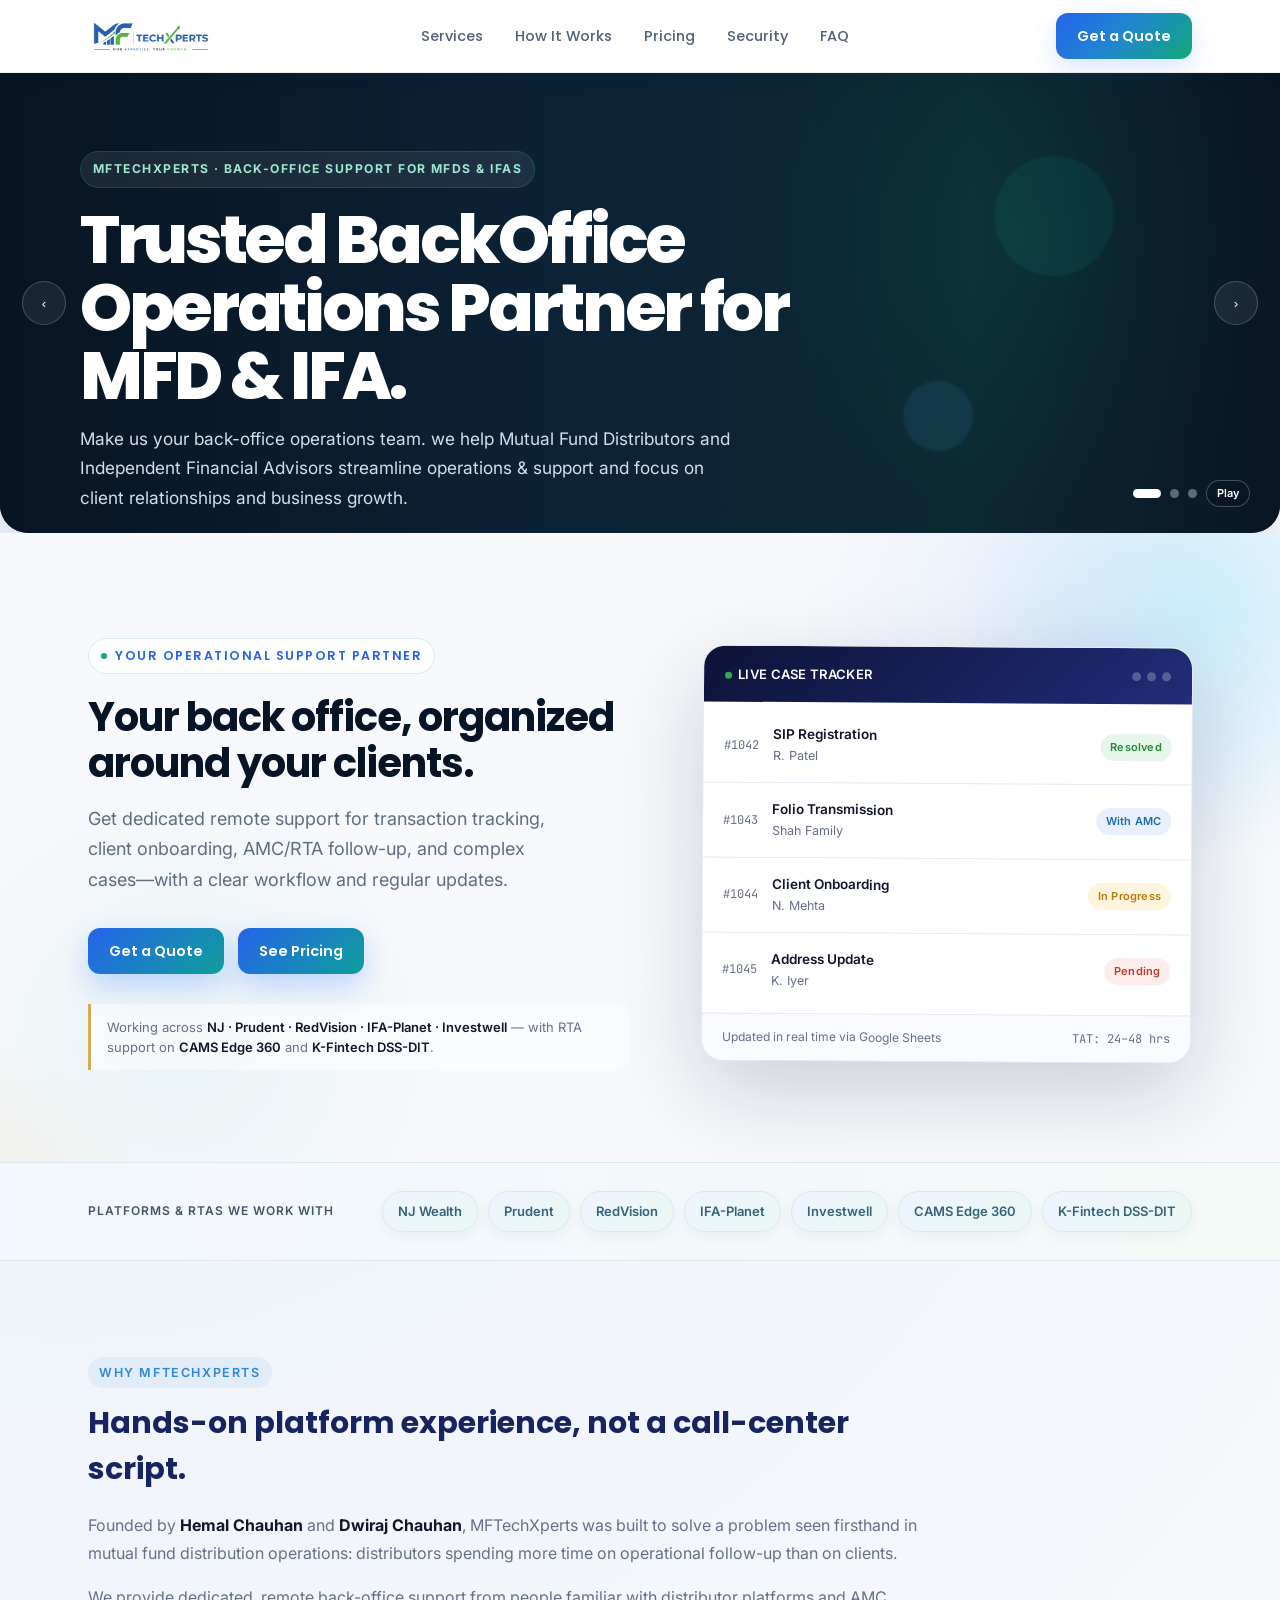
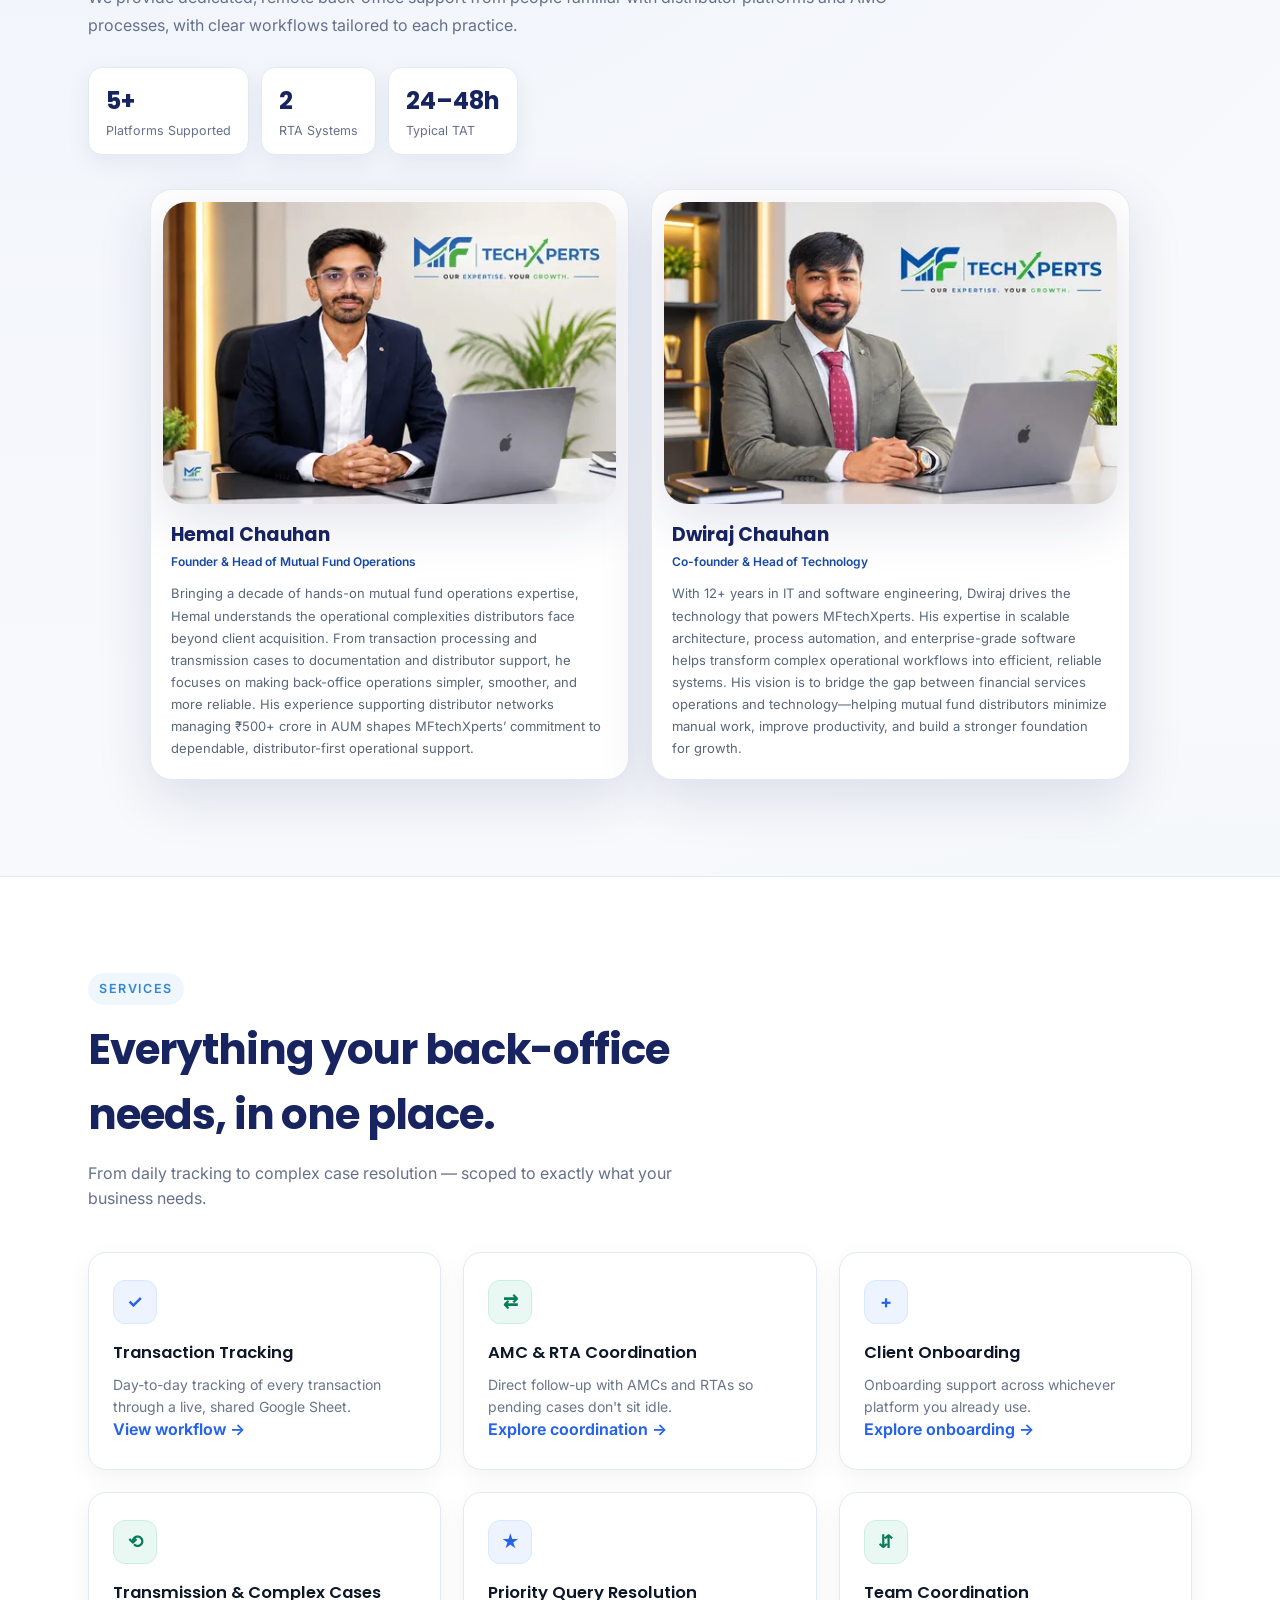
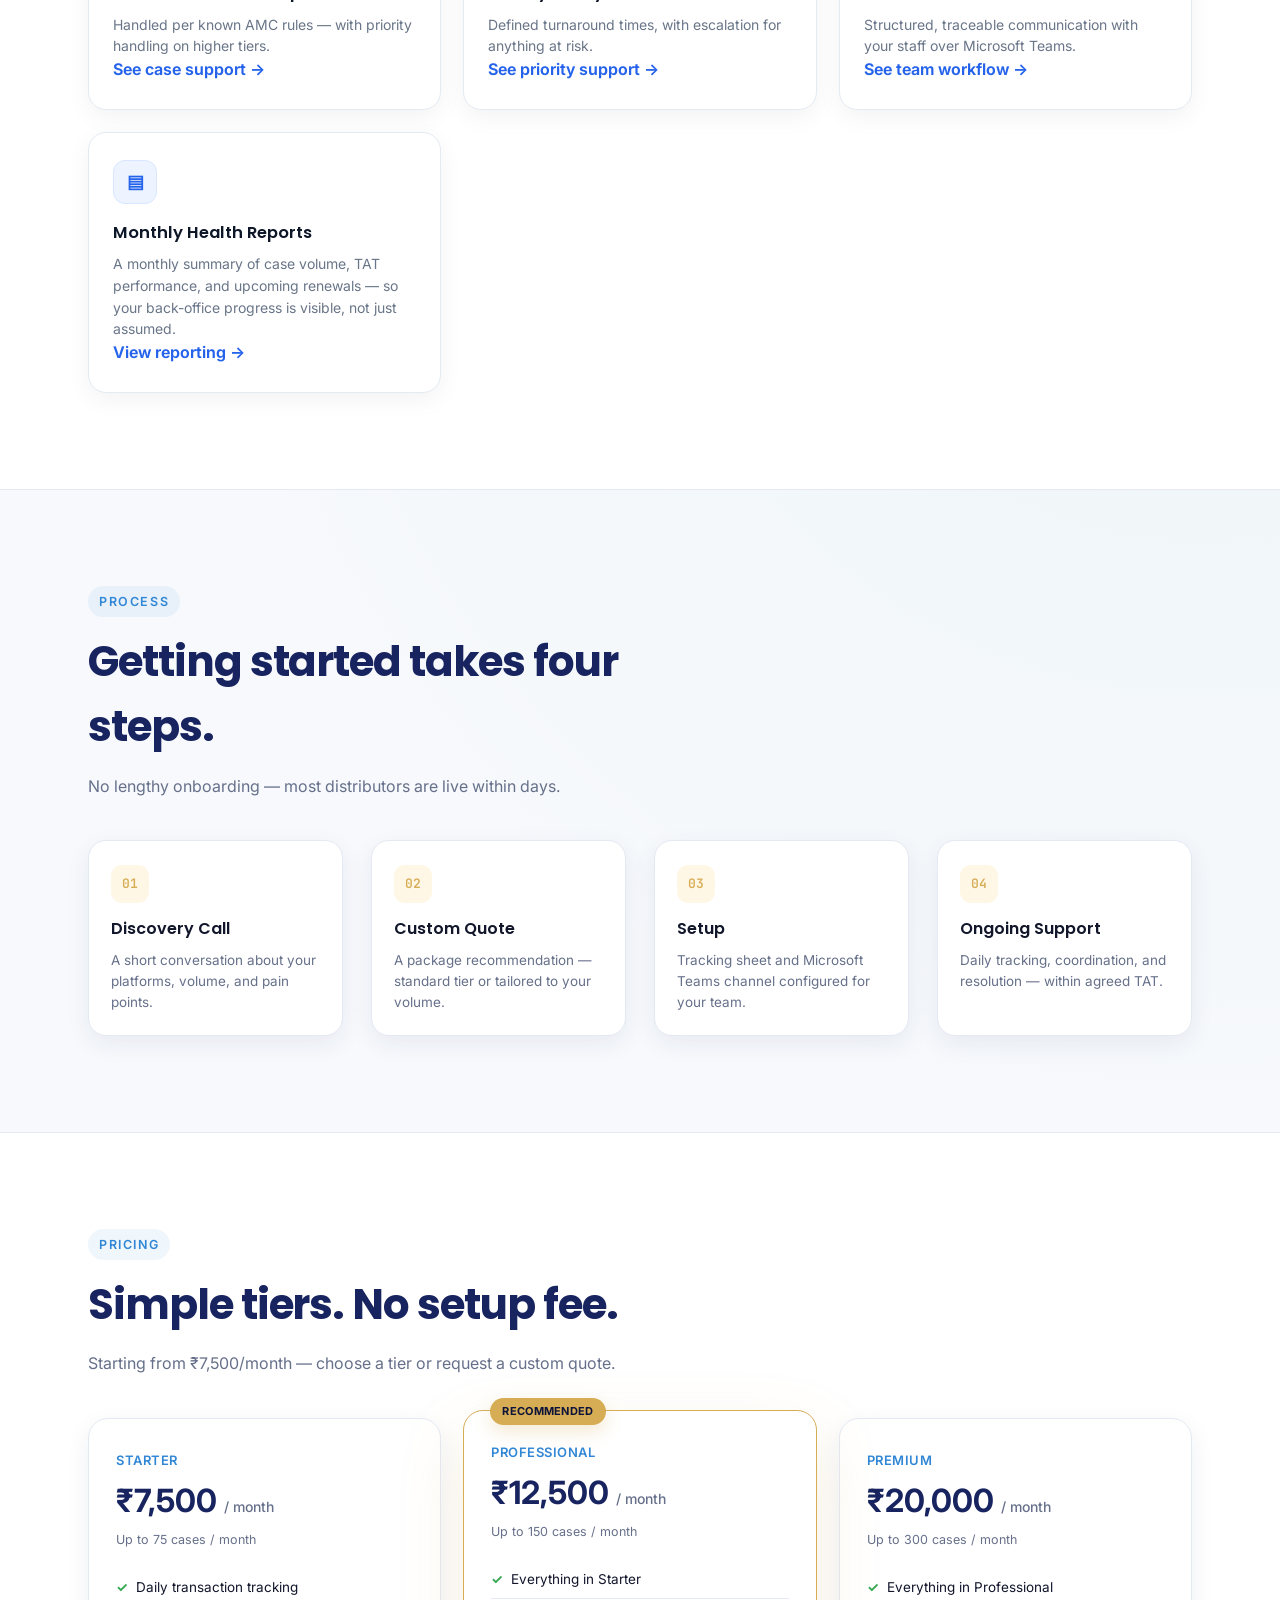
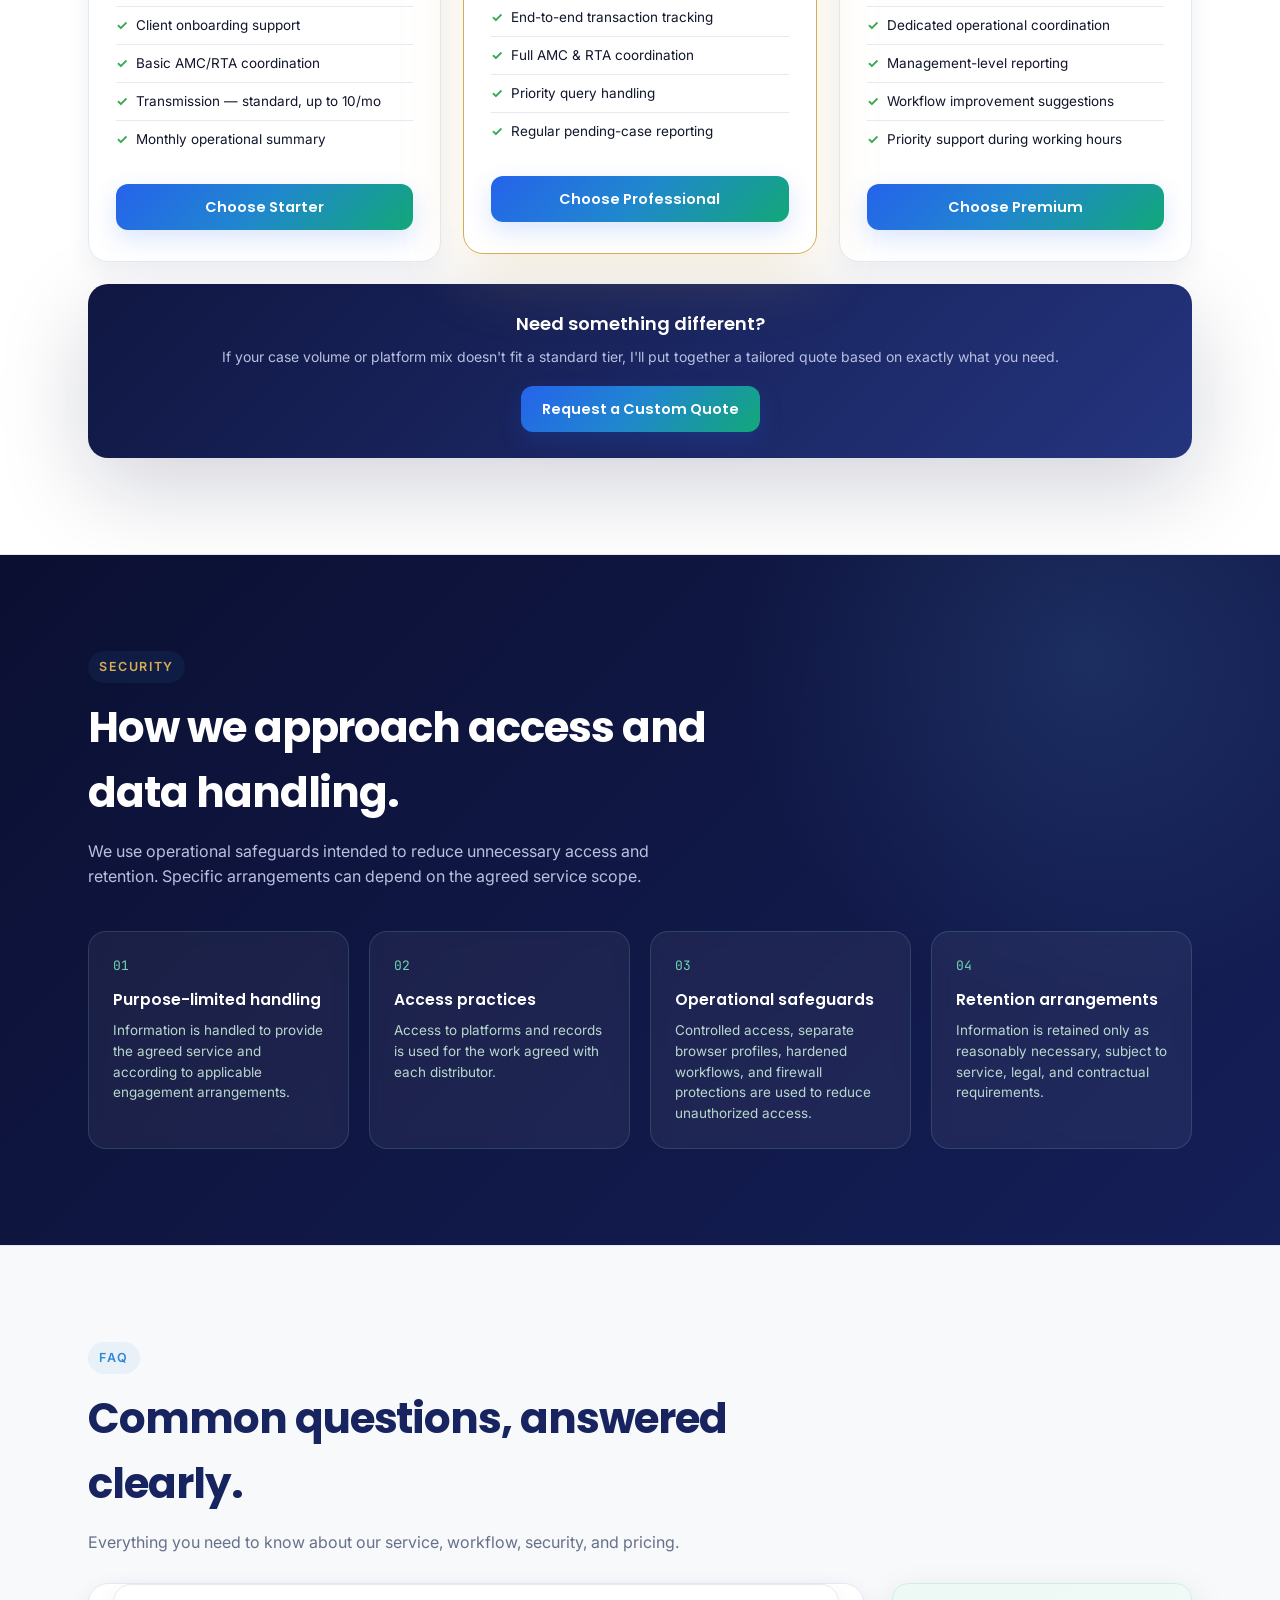
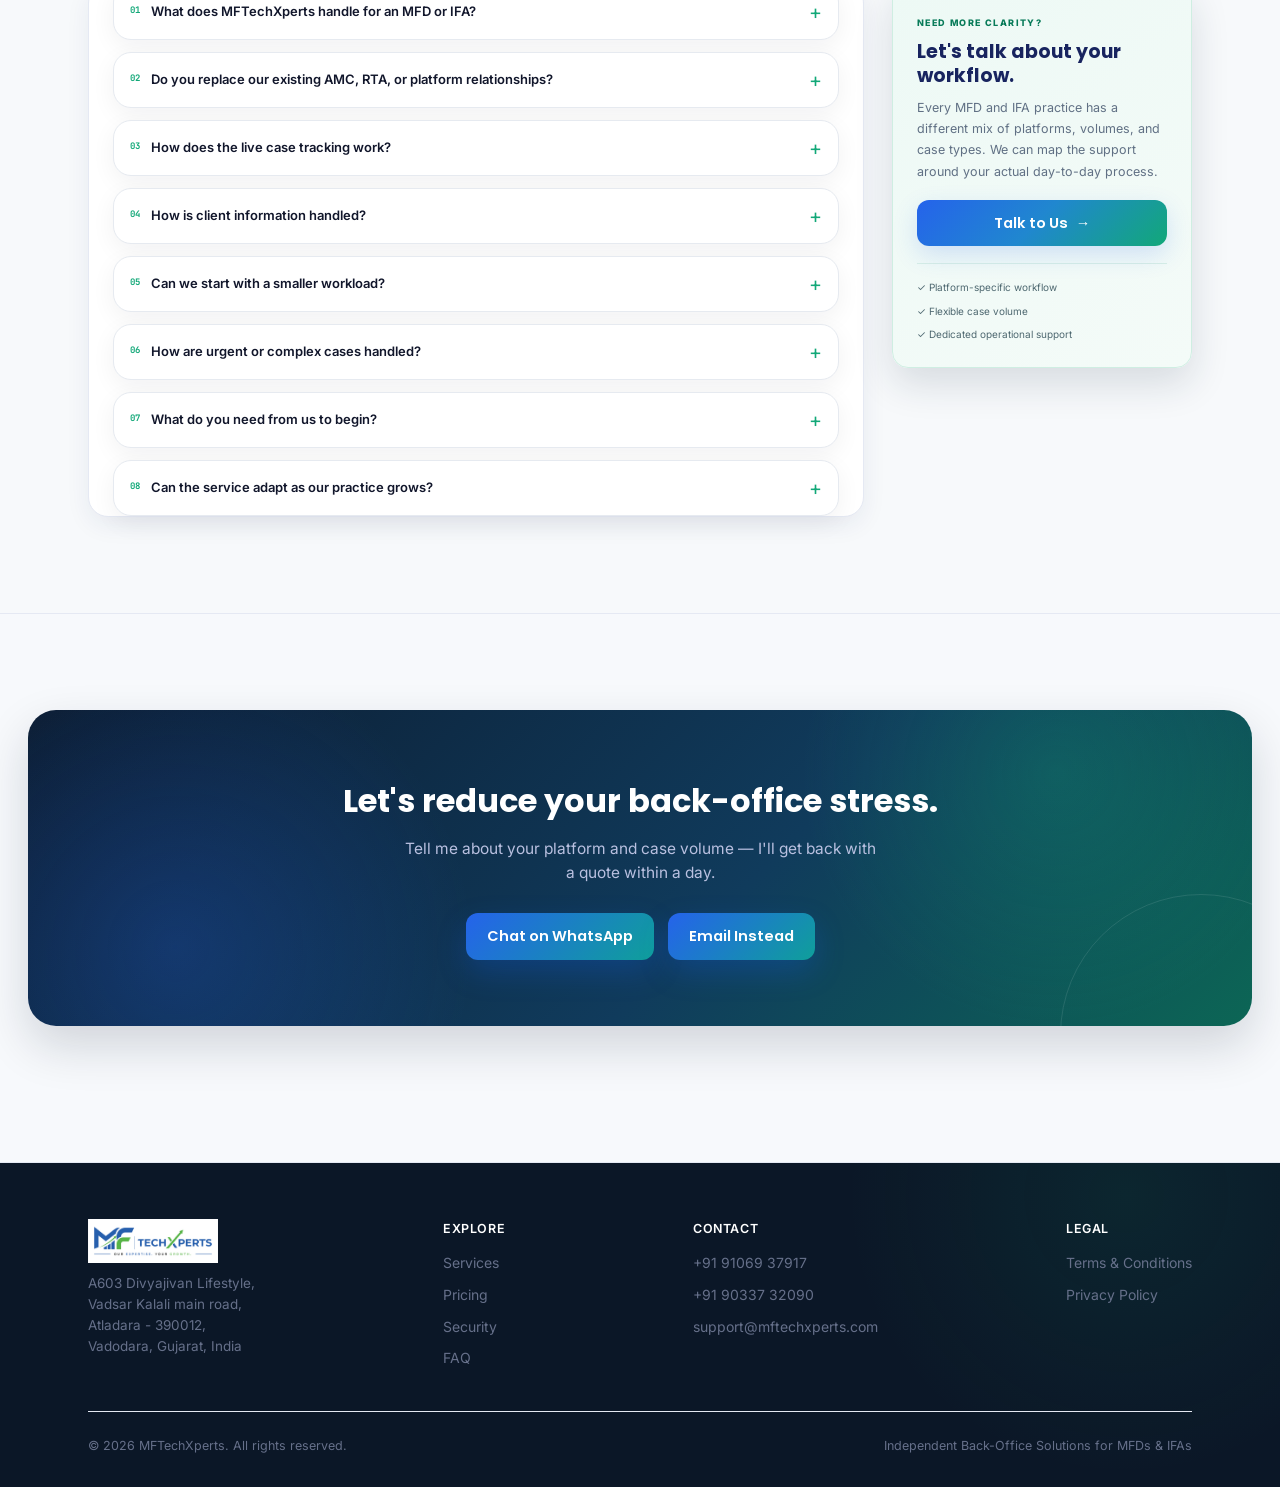
<file: index.html>
<!DOCTYPE html>
<html lang="en-IN">
<head>
<meta charset="UTF-8">
<meta name="viewport" content="width=device-width, initial-scale=1.0">
<title>MFTechXperts | Mutual Fund Back-Office Support for MFDs &amp; IFAs</title>
<meta name="description" content="Remote back-office support for mutual fund distributors and IFAs, including transaction tracking, AMC/RTA coordination, onboarding, and case resolution.">
<link rel="canonical" href="https://mftechxperts.com/">
<link rel="icon" href="/assets/icons/favicon.ico" sizes="any">
<link rel="icon" type="image/png" sizes="32x32" href="/assets/icons/favicon-32.png">
<link rel="icon" type="image/png" sizes="512x512" href="/assets/icons/favicon-512.png">
<link rel="apple-touch-icon" sizes="180x180" href="/assets/icons/apple-touch-icon.png">
<meta name="theme-color" content="#0d1b2e">
<meta property="og:type" content="website">
<meta property="og:site_name" content="MFTechXperts">
<meta property="og:title" content="MFTechXperts | Mutual Fund Back-Office Support">
<meta property="og:description" content="Transaction tracking, AMC/RTA coordination, onboarding, and case resolution for mutual fund distributors and IFAs.">
<meta property="og:url" content="https://mftechxperts.com/">
<meta property="og:image" content="https://mftechxperts.com/assets/images/social-preview.png">
<meta property="og:image:width" content="1200">
<meta property="og:image:height" content="630">
<meta name="twitter:card" content="summary_large_image">
<meta name="twitter:title" content="MFTechXperts | Mutual Fund Back-Office Support">
<meta name="twitter:description" content="Transaction tracking, AMC/RTA coordination, onboarding, and case resolution for mutual fund distributors and IFAs.">
<meta name="twitter:image" content="https://mftechxperts.com/assets/images/social-preview.png">
<script type="application/ld+json">
{
  "@context": "https://schema.org",
  "@type": "Organization",
  "name": "MFTechXperts",
  "url": "https://mftechxperts.com/",
  "description": "Remote back-office support for mutual fund distributors and IFAs, including transaction tracking, AMC/RTA coordination, onboarding, and case resolution.",
  "email": "support@mftechxperts.com",
  "telephone": "+919106937917",
  "contactPoint": {
    "@type": "ContactPoint",
    "contactType": "sales",
    "telephone": "+919106937917",
    "email": "support@mftechxperts.com"
  }
}
</script>
<link rel="preconnect" href="https://fonts.googleapis.com">
<link rel="stylesheet" href="assets/css/home.css">
<link href="https://fonts.googleapis.com/css2?family=Poppins:wght@500;600;700;800&family=Inter:wght@400;500;600&family=JetBrains+Mono:wght@400;500;600&display=swap" rel="stylesheet">

</head>
<body>

<header>
  <nav class="nav">
    <a class="brand" href="index.html"><img src="assets/images/mftechxperts-logo.png" alt="MFTechXperts"></a>
    <button class="menu-toggle" type="button" aria-label="Open navigation menu" aria-expanded="false" aria-controls="primary-navigation">
      <span aria-hidden="true"></span><span aria-hidden="true"></span><span aria-hidden="true"></span>
    </button>
    <div class="nav-links" id="primary-navigation">
      <a href="#services">Services</a>
      <a href="#how">How It Works</a>
      <a href="#pricing">Pricing</a>
      <a href="#security">Security</a>
      <a href="#faq">FAQ</a>
    </div>
    <div class="nav-cta">
      <a class="btn btn-gold" href="#contact">Get a Quote</a>
    </div>
  </nav>
</header>
<main>

<section class="mf-slider" role="region" aria-roledescription="carousel" aria-label="MFTechXperts service highlights">
  <div class="mf-slide active" role="group" aria-roledescription="slide" aria-label="1 of 3">
    <div class="mf-slide-inner">
      <span class="mf-kicker">MFTechXperts · BACK-OFFICE SUPPORT FOR MFDs &amp; IFAs</span>
      <h1>Trusted BackOffice Operations Partner for MFD &amp; IFA.</h1>
      <p>Make us your back-office operations team. we help Mutual Fund Distributors and Independent Financial Advisors streamline operations &amp; support and focus on client relationships and business growth.</p>
      <div class="mf-slide-actions">
        <a class="mf-slider-btn primary" href="#contact">Get a Quote</a>
        <a class="mf-slider-btn" href="#services">Explore Services</a>
      </div>
    </div>
    <span class="mf-orb one" aria-hidden="true"></span><span class="mf-orb two" aria-hidden="true"></span>
  </div>
  <div class="mf-slide" role="group" aria-roledescription="slide" aria-label="2 of 3" aria-hidden="true" inert>
    <div class="mf-slide-inner">
      <span class="mf-kicker">Built for MFDs &amp; IFAs</span>
      <h2>Track every case with a clearer workflow.</h2>
      <p>Stay on top of transactions, onboarding, AMC/RTA coordination, and complex cases without adding operational overhead.</p>
      <div class="mf-slide-actions">
        <a class="mf-slider-btn primary" href="#how">See How It Works</a>
        <a class="mf-slider-btn" href="#pricing">View Pricing</a>
      </div>
    </div>
    <span class="mf-orb one" aria-hidden="true"></span><span class="mf-orb two" aria-hidden="true"></span>
  </div>
  <div class="mf-slide" role="group" aria-roledescription="slide" aria-label="3 of 3" aria-hidden="true" inert>
    <div class="mf-slide-inner">
      <span class="mf-kicker">Secure · Remote · Specialist-led</span>
      <h2>A polished support layer behind your business.</h2>
      <p>Organized execution and responsive coordination designed to keep your focus on clients and growth.</p>
      <div class="mf-slide-actions">
        <a class="mf-slider-btn primary" href="#security">View Security</a>
        <a class="mf-slider-btn" href="#contact">Talk to Us</a>
      </div>
    </div>
    <span class="mf-orb one" aria-hidden="true"></span><span class="mf-orb two" aria-hidden="true"></span>
  </div>
  <button class="mf-slider-arrow prev" type="button" aria-label="Previous slide">‹</button>
  <button class="mf-slider-arrow next" type="button" aria-label="Next slide">›</button>
  <div class="mf-slider-controls" role="group" aria-label="Carousel controls">
    <button class="mf-dot active" type="button" aria-label="Show slide 1 of 3" aria-pressed="true"></button>
    <button class="mf-dot" type="button" aria-label="Show slide 2 of 3" aria-pressed="false"></button>
    <button class="mf-dot" type="button" aria-label="Show slide 3 of 3" aria-pressed="false"></button>
    <button class="mf-slider-pause" type="button" aria-label="Start automatic slide rotation">Play</button>
  </div>
</section>

<section class="hero">
  <div class="wrap hero-grid">
    <div>
      <div class="eyebrow">Your operational support partner</div>
      <h2>Your back office, organized around your clients.</h2>
      <p class="hero-sub">Get dedicated remote support for transaction tracking, client onboarding, AMC/RTA follow-up, and complex cases—with a clear workflow and regular updates.</p>
      <div class="hero-actions">
        <a class="btn btn-primary" href="#contact">Get a Quote</a>
        <a class="btn btn-ghost" href="#pricing">See Pricing</a>
      </div>
      <div class="hero-trust">Working across <b>NJ · Prudent · RedVision · IFA-Planet · Investwell</b> — with RTA support on <b>CAMS Edge 360</b> and <b>K-Fintech DSS-DIT</b>.</div>
    </div>

    <div class="tracker-card">
      <div class="tracker-head">
        <span class="tracker-title"><span class="live-dot"></span>LIVE CASE TRACKER</span>
        <div class="dot-row"><div class="dot"></div><div class="dot"></div><div class="dot"></div></div>
      </div>
      <div class="tracker-body">
        <div class="trow">
          <span class="tid mono">#1042</span>
          <span><span class="tname">SIP Registration</span><br><span class="tclient">R. Patel</span></span>
          <span class="pill pill-resolved">Resolved</span>
        </div>
        <div class="trow">
          <span class="tid mono">#1043</span>
          <span><span class="tname">Folio Transmission</span><br><span class="tclient">Shah Family</span></span>
          <span class="pill pill-amc">With AMC</span>
        </div>
        <div class="trow">
          <span class="tid mono">#1044</span>
          <span><span class="tname">Client Onboarding</span><br><span class="tclient">N. Mehta</span></span>
          <span class="pill pill-progress">In Progress</span>
        </div>
        <div class="trow">
          <span class="tid mono">#1045</span>
          <span><span class="tname">Address Update</span><br><span class="tclient">K. Iyer</span></span>
          <span class="pill pill-pending">Pending</span>
        </div>
      </div>
      <div class="tracker-foot">
        <span>Updated in real time via Google Sheets</span>
        <span class="mono">TAT: 24–48 hrs</span>
      </div>
    </div>
  </div>
</section>

<div class="trust-strip reveal">
  <div class="wrap">
    <span class="trust-label">Platforms &amp; RTAs we work with</span>
    <div class="trust-items">
      <span class="chip">NJ Wealth</span>
      <span class="chip">Prudent</span>
      <span class="chip">RedVision</span>
      <span class="chip">IFA-Planet</span>
      <span class="chip">Investwell</span>
      <span class="chip">CAMS Edge 360</span>
      <span class="chip">K-Fintech DSS-DIT</span>
    </div>
  </div>
</div>

<section id="about" class="reveal">
  <div class="wrap about-grid">
    <div class="about-copy">
      <div class="sec-eyebrow">Why MFTechXperts</div>
      <h2 style="color:var(--navy); font-size:30px; font-weight:700; margin-bottom:18px;">Hands-on platform experience, not a call-center script.</h2>
      <p>Founded by <b>Hemal Chauhan</b> and <b>Dwiraj Chauhan</b>, MFTechXperts was built to solve a problem seen firsthand in mutual fund distribution operations: distributors spending more time on operational follow-up than on clients.</p>
      <p>We provide dedicated, remote back-office support from people familiar with distributor platforms and AMC processes, with clear workflows tailored to each practice.</p>
      <div class="about-stats">
        <div><div class="stat-num">5+</div><div class="stat-label">Platforms Supported</div></div>
        <div><div class="stat-num">2</div><div class="stat-label">RTA Systems</div></div>
        <div><div class="stat-num">24–48h</div><div class="stat-label">Typical TAT</div></div>
      </div>
    </div>
    <div class="founder-grid" aria-label="MFTechXperts founders">
      <article class="founder-card">
        <div class="about-photo">
          <img src="assets/images/hemal-960.webp" srcset="assets/images/hemal-480.webp 480w, assets/images/hemal-960.webp 960w" sizes="(max-width: 600px) 45vw, (max-width: 1000px) 40vw, 440px" alt="Hemal Chauhan, founder of MFTechXperts" width="960" height="640" loading="lazy" decoding="async">
        </div>
        <div class="founder-caption">
          <h3>Hemal Chauhan</h3>
          <p class="founder-role">Founder & Head of Mutual Fund Operations</p>
          <p class="founder-expertise">Bringing a decade of hands-on mutual fund operations expertise, Hemal understands the operational complexities distributors face beyond client acquisition. From transaction processing and transmission cases to documentation and distributor support, he focuses on making back-office operations simpler, smoother, and more reliable. His experience supporting distributor networks managing ₹500+ crore in AUM shapes MFtechXperts’ commitment to dependable, distributor-first operational support.</p>
        </div>
      </article>
      <article class="founder-card">
        <div class="about-photo">
          <img src="assets/images/dwiraj-960.webp" srcset="assets/images/dwiraj-480.webp 480w, assets/images/dwiraj-960.webp 960w" sizes="(max-width: 600px) 45vw, (max-width: 1000px) 40vw, 440px" alt="Dwiraj Chauhan, co-founder of MFTechXperts" width="960" height="640" loading="lazy" decoding="async">
        </div>
        <div class="founder-caption">
          <h3>Dwiraj Chauhan</h3>
          <p class="founder-role">Co-founder & Head of Technology</p>
          <p class="founder-expertise">With 12+ years in IT and software engineering, Dwiraj drives the technology that powers MFtechXperts. His expertise in scalable architecture, process automation, and enterprise-grade software helps transform complex operational workflows into efficient, reliable systems. His vision is to bridge the gap between financial services operations and technology—helping mutual fund distributors minimize manual work, improve productivity, and build a stronger foundation for growth.</p>
        </div>
      </article>
    </div>
  </div>
</section>

<section id="services" style="background:#fff; border-top:1px solid var(--line); border-bottom:1px solid var(--line);">
  <div class="wrap">
    <div class="sec-head">
      <div class="sec-eyebrow">Services</div>
      <h2>Everything your back-office needs, in one place.</h2>
      <p>From daily tracking to complex case resolution — scoped to exactly what your business needs.</p>
    </div>
    <div class="services-grid">
      <div class="service-card"><div class="service-icon">✓</div><h3>Transaction Tracking</h3><p>Day-to-day tracking of every transaction through a live, shared Google Sheet.</p><a class="service-link" href="#contact">View workflow <span aria-hidden="true">→</span></a></div>
      <div class="service-card"><div class="service-icon">⇄</div><h3>AMC &amp; RTA Coordination</h3><p>Direct follow-up with AMCs and RTAs so pending cases don't sit idle.</p><a class="service-link" href="#contact">Explore coordination <span aria-hidden="true">→</span></a></div>
      <div class="service-card"><div class="service-icon">+</div><h3>Client Onboarding</h3><p>Onboarding support across whichever platform you already use.</p><a class="service-link" href="#contact">Explore onboarding <span aria-hidden="true">→</span></a></div>
      <div class="service-card"><div class="service-icon">⟲</div><h3>Transmission &amp; Complex Cases</h3><p>Handled per known AMC rules — with priority handling on higher tiers.</p><a class="service-link" href="#contact">See case support <span aria-hidden="true">→</span></a></div>
      <div class="service-card"><div class="service-icon">★</div><h3>Priority Query Resolution</h3><p>Defined turnaround times, with escalation for anything at risk.</p><a class="service-link" href="#contact">See priority support <span aria-hidden="true">→</span></a></div>
      <div class="service-card"><div class="service-icon">⇵</div><h3>Team Coordination</h3><p>Structured, traceable communication with your staff over Microsoft Teams.</p><a class="service-link" href="#contact">See team workflow <span aria-hidden="true">→</span></a></div>
      <div class="service-card"><div class="service-icon">▤</div><h3>Monthly Health Reports</h3><p>A monthly summary of case volume, TAT performance, and upcoming renewals — so your back-office progress is visible, not just assumed.</p><a class="service-link" href="#contact">View reporting <span aria-hidden="true">→</span></a></div>
    </div>
  </div>
</section>

<section id="how" class="reveal">
  <div class="wrap">
    <div class="sec-head">
      <div class="sec-eyebrow">Process</div>
      <h2>Getting started takes four steps.</h2>
      <p>No lengthy onboarding — most distributors are live within days.</p>
    </div>
    <div class="how-grid">
      <div class="how-step"><span class="how-num mono">01</span><h3>Discovery Call</h3><p>A short conversation about your platforms, volume, and pain points.</p></div>
      <div class="how-step"><span class="how-num mono">02</span><h3>Custom Quote</h3><p>A package recommendation — standard tier or tailored to your volume.</p></div>
      <div class="how-step"><span class="how-num mono">03</span><h3>Setup</h3><p>Tracking sheet and Microsoft Teams channel configured for your team.</p></div>
      <div class="how-step"><span class="how-num mono">04</span><h3>Ongoing Support</h3><p>Daily tracking, coordination, and resolution — within agreed TAT.</p></div>
    </div>
  </div>
</section>

<section id="pricing" style="background:#fff; border-top:1px solid var(--line); border-bottom:1px solid var(--line);">
  <div class="wrap">
    <div class="sec-head">
      <div class="sec-eyebrow">Pricing</div>
      <h2>Simple tiers. No setup fee.</h2>
      <p>Starting from ₹7,500/month — choose a tier or request a custom quote.</p>
    </div>
    <div class="pricing-grid">
      <div class="price-card">
        <div class="price-name">Starter</div>
        <div class="price-amt">₹7,500 <span>/ month</span></div>
        <div class="price-cap">Up to 75 cases / month</div>
        <ul class="price-list">
          <li>Daily transaction tracking</li>
          <li>Client onboarding support</li>
          <li>Basic AMC/RTA coordination</li>
          <li>Transmission — standard, up to 10/mo</li>
          <li>Monthly operational summary</li>
        </ul>
        <a class="btn btn-ghost" href="#contact" style="justify-content:center;">Choose Starter</a>
      </div>
      <div class="price-card featured">
        <span class="price-badge">RECOMMENDED</span>
        <div class="price-name">Professional</div>
        <div class="price-amt">₹12,500 <span>/ month</span></div>
        <div class="price-cap">Up to 150 cases / month</div>
        <ul class="price-list">
          <li>Everything in Starter</li>
          <li>End-to-end transaction tracking</li>
          <li>Full AMC &amp; RTA coordination</li>
          <li>Priority query handling</li>
          <li>Regular pending-case reporting</li>
        </ul>
        <a class="btn btn-primary" href="#contact" style="justify-content:center;">Choose Professional</a>
      </div>
      <div class="price-card">
        <div class="price-name">Premium</div>
        <div class="price-amt">₹20,000 <span>/ month</span></div>
        <div class="price-cap">Up to 300 cases / month</div>
        <ul class="price-list">
          <li>Everything in Professional</li>
          <li>Dedicated operational coordination</li>
          <li>Management-level reporting</li>
          <li>Workflow improvement suggestions</li>
          <li>Priority support during working hours</li>
        </ul>
        <a class="btn btn-ghost" href="#contact" style="justify-content:center;">Choose Premium</a>
      </div>
    </div>
    <div class="price-custom">
      <h3>Need something different?</h3>
      <p>If your case volume or platform mix doesn't fit a standard tier, I'll put together a tailored quote based on exactly what you need.</p>
      <a class="btn btn-gold" href="#contact">Request a Custom Quote</a>
    </div>
  </div>
</section>

<section id="security" class="security">
  <div class="wrap">
    <div class="sec-head">
      <div class="sec-eyebrow">Security</div>
      <h2>How we approach access and data handling.</h2>
      <p>We use operational safeguards intended to reduce unnecessary access and retention. Specific arrangements can depend on the agreed service scope.</p>
    </div>
    <div class="sec-grid">
      <div class="sec-card"><span class="num mono">01</span><h3>Purpose-limited handling</h3><p>Information is handled to provide the agreed service and according to applicable engagement arrangements.</p></div>
      <div class="sec-card"><span class="num mono">02</span><h3>Access practices</h3><p>Access to platforms and records is used for the work agreed with each distributor.</p></div>
      <div class="sec-card"><span class="num mono">03</span><h3>Operational safeguards</h3><p>Controlled access, separate browser profiles, hardened workflows, and firewall protections are used to reduce unauthorized access.</p></div>
      <div class="sec-card"><span class="num mono">04</span><h3>Retention arrangements</h3><p>Information is retained only as reasonably necessary, subject to service, legal, and contractual requirements.</p></div>
    </div>
  </div>
</section>

<!-- LIVE CASE TRACKER — AdminLTE-style workspace -->

<section id="faq" class="section faq-section">
  <div class="wrap">
    <div class="sec-head faq-head">
      <div class="sec-eyebrow">FAQ</div>
      <h2>Common questions, answered clearly.</h2>
      <p>Everything you need to know about our service, workflow, security, and pricing.</p>
    </div>

    <div class="faq-layout">
      <div class="faq-list">
        <div class="faq-item">
          <button class="faq-q" type="button" aria-expanded="false">
            <span><small>01</small> What does MFTechXperts handle for an MFD or IFA?</span><b class="plus">+</b>
          </button>
          <div class="faq-a">We support recurring back-office work such as transaction tracking, AMC/RTA coordination, client onboarding, transmission and complex cases, query resolution, team coordination, and monthly health reporting.</div>
        </div>
        <div class="faq-item">
          <button class="faq-q" type="button" aria-expanded="false">
            <span><small>02</small> Do you replace our existing AMC, RTA, or platform relationships?</span><b class="plus">+</b>
          </button>
          <div class="faq-a">No. We work alongside the platforms and RTAs you already use, helping coordinate pending work and move cases forward without requiring you to change your existing ecosystem.</div>
        </div>
        <div class="faq-item">
          <button class="faq-q" type="button" aria-expanded="false">
            <span><small>03</small> How does the live case tracking work?</span><b class="plus">+</b>
          </button>
          <div class="faq-a">Cases are organized by status, priority, ownership, recent activity, and next action so you have a clear view of what is open, in progress, or resolved.</div>
        </div>
        <div class="faq-item">
          <button class="faq-q" type="button" aria-expanded="false">
            <span><small>04</small> How is client information handled?</span><b class="plus">+</b>
          </button>
          <div class="faq-a">The operating model is designed to minimize unnecessary data retention. Separate browser profiles and a hardened browser workflow are used for distributor work, with access and retention arrangements agreed as part of the engagement.</div>
        </div>
        <div class="faq-item">
          <button class="faq-q" type="button" aria-expanded="false">
            <span><small>05</small> Can we start with a smaller workload?</span><b class="plus">+</b>
          </button>
          <div class="faq-a">Yes. The Starter plan is structured for up to 75 cases per month, with larger plans available as your case volume grows.</div>
        </div>
        <div class="faq-item">
          <button class="faq-q" type="button" aria-expanded="false">
            <span><small>06</small> How are urgent or complex cases handled?</span><b class="plus">+</b>
          </button>
          <div class="faq-a">Priority cases can be flagged for focused follow-up. Transmission and other complex requests can move through the same workflow with clear ownership and next-action notes.</div>
        </div>
        <div class="faq-item">
          <button class="faq-q" type="button" aria-expanded="false">
            <span><small>07</small> What do you need from us to begin?</span><b class="plus">+</b>
          </button>
          <div class="faq-a">We typically need your service scope, preferred communication channel, existing platform/RTA workflow, escalation contacts, and the access required for the agreed work.</div>
        </div>
        <div class="faq-item">
          <button class="faq-q" type="button" aria-expanded="false">
            <span><small>08</small> Can the service adapt as our practice grows?</span><b class="plus">+</b>
          </button>
          <div class="faq-a">Yes. The operating model can be adjusted as case volume, team structure, and service requirements change.</div>
        </div>
      </div>

      <aside class="faq-side-card">
        <span class="faq-side-label">NEED MORE CLARITY?</span>
        <h3>Let's talk about your workflow.</h3>
        <p>Every MFD and IFA practice has a different mix of platforms, volumes, and case types. We can map the support around your actual day-to-day process.</p>
        <a class="btn btn-primary" href="#contact">Talk to Us <span>→</span></a>
        <div class="faq-side-points">
          <span>✓ Platform-specific workflow</span>
          <span>✓ Flexible case volume</span>
          <span>✓ Dedicated operational support</span>
        </div>
      </aside>
    </div>
  </div>
</section>

<section id="contact" class="reveal">
  <div class="cta">
    <h2>Let's reduce your back-office stress.</h2>
    <p>Tell me about your platform and case volume — I'll get back with a quote within a day.</p>
    <div class="cta-actions">
      <a class="btn btn-gold" href="https://wa.me/919106937917" target="_blank" rel="noopener">Chat on WhatsApp</a>
      <!-- <a class="btn btn-ghost" style="border-color:rgba(255,255,255,0.35); color:#fff;" href="https://wa.me/919033732090" target="_blank" rel="noopener">Alt. WhatsApp</a> -->
      <a class="btn btn-ghost" style="border-color:rgba(255,255,255,0.35); color:#fff;" href="mailto:support@mftechxperts.com">Email Instead</a>
    </div>
  </div>
</section>

</main>
<footer>
  <div class="wrap">
    <div class="foot-grid">
      <div>
        <div class="foot-brand">
          <img src="assets/images/mftechxperts-logo-footer.png" alt="MFTechXperts" />
        </div>
        <div class="foot-tag">A603 Divyajivan Lifestyle,<br/>Vadsar Kalali main road,<br/>Atladara - 390012,<br/>Vadodara, Gujarat, India</div>
      </div>
      <div class="foot-col">
        <h4>Explore</h4>
        <a href="#services">Services</a>
        <a href="#pricing">Pricing</a>
        <a href="#security">Security</a>
        <a href="#faq">FAQ</a>
      </div>
      <div class="foot-col">
        <h4>Contact</h4>
        <a href="tel:+919106937917">+91 91069 37917</a>
        <a href="tel:+919033732090">+91 90337 32090</a>
        <a href="mailto:support@mftechxperts.com">support@mftechxperts.com</a>
      </div>
      <div class="foot-col">
        <h4>Legal</h4>
        <a href="terms-and-conditions.html">Terms &amp; Conditions</a>
        <a href="privacy-policy.html">Privacy Policy</a>
      </div>
    </div>
    <div class="foot-bottom">
      <span>© 2026 MFTechXperts. All rights reserved.</span>
      <span>Independent Back-Office Solutions for MFDs &amp; IFAs</span>
    </div>
  </div>
</footer>
  <script src="assets/js/site.js" defer></script>
</body>
</html>
</file>
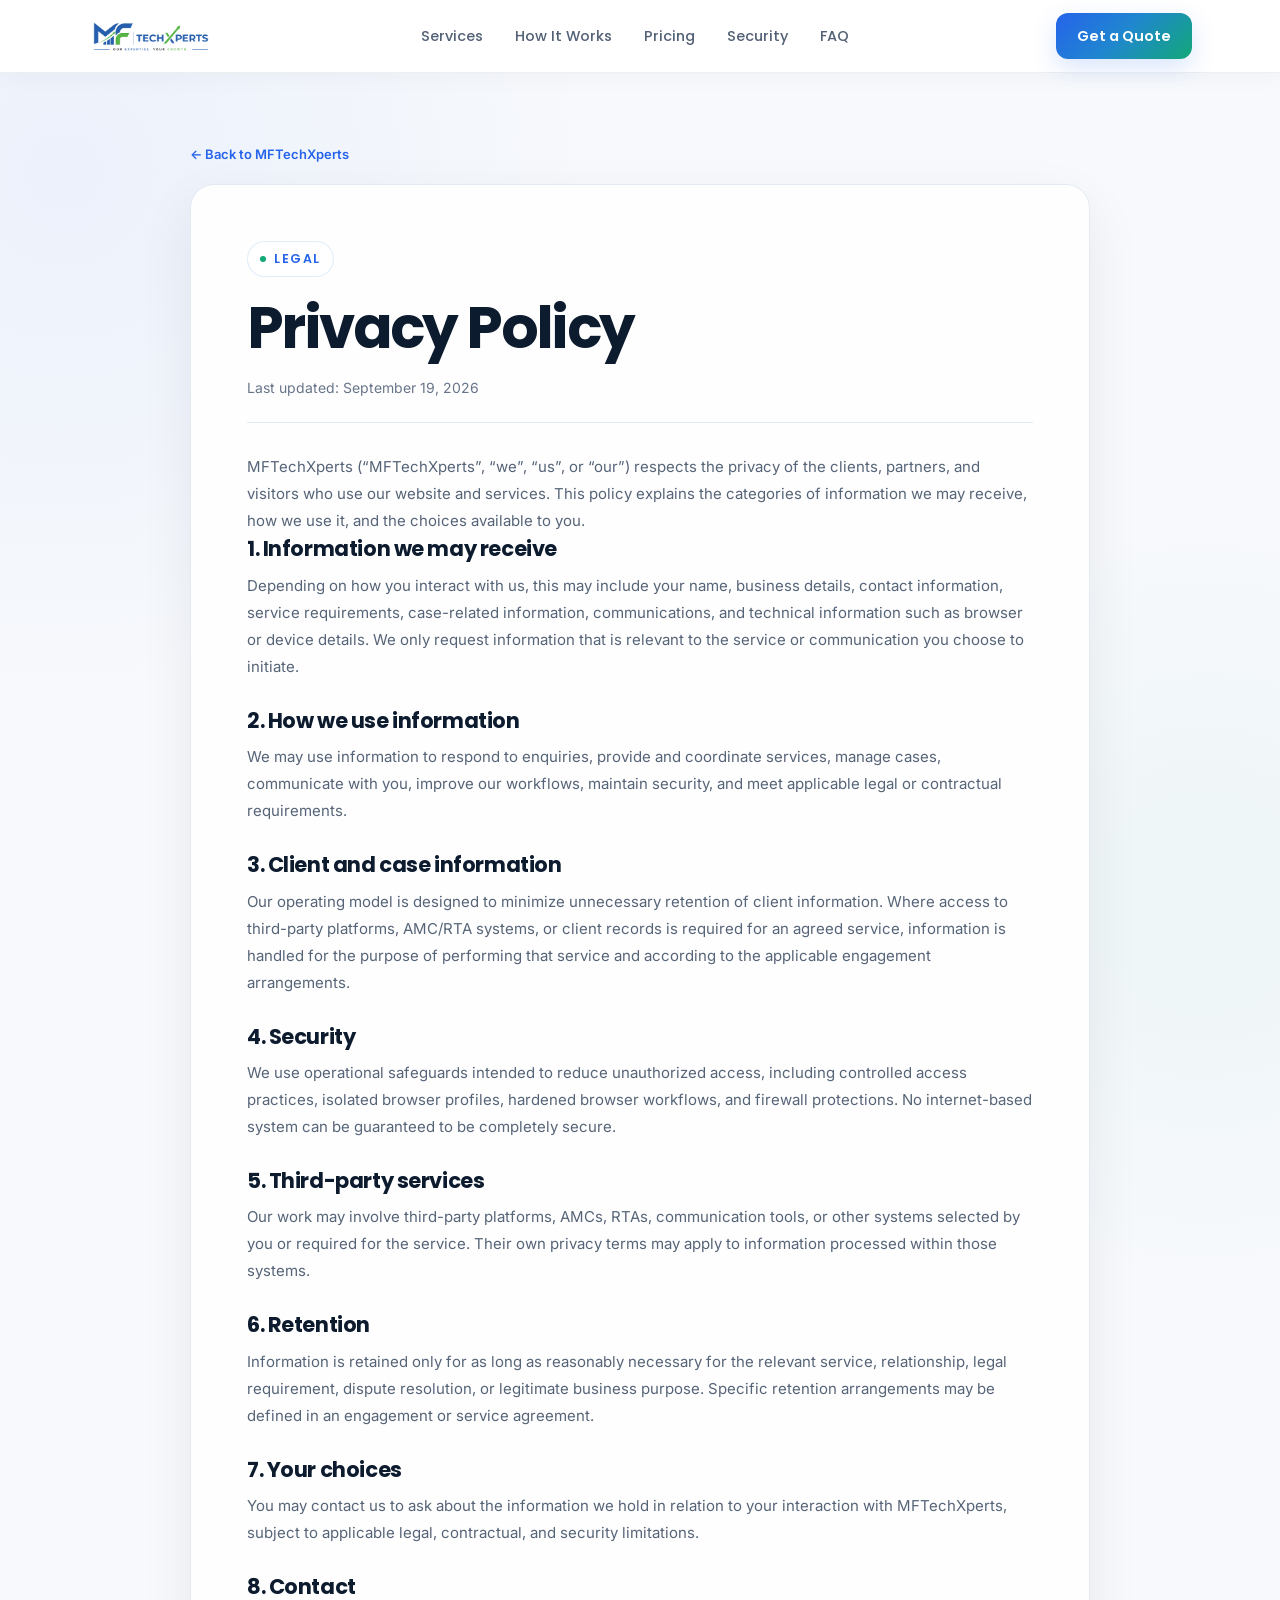
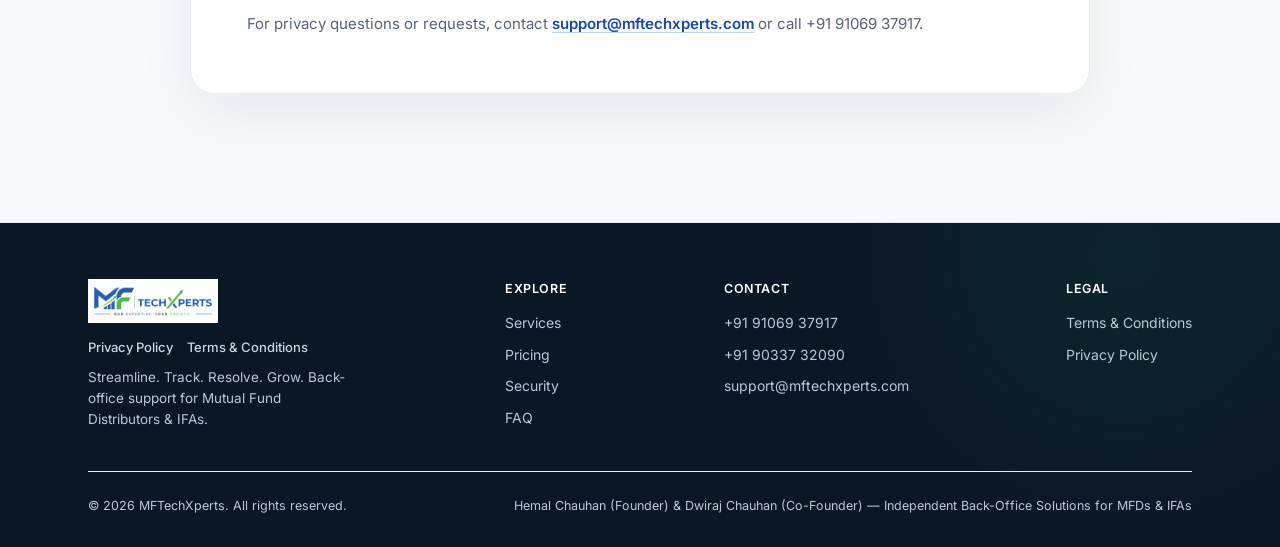
<file: privacy-policy.html>
<!DOCTYPE html>
<html lang="en">
<head>
<meta charset="UTF-8">
<meta name="viewport" content="width=device-width, initial-scale=1.0">
<title>Privacy Policy | MFTechXperts</title>
<link rel="preconnect" href="https://fonts.googleapis.com">
<link rel="stylesheet" href="assets/css/legal.css">
<link href="https://fonts.googleapis.com/css2?family=Poppins:wght@500;600;700;800&family=Inter:wght@400;500;600&family=JetBrains+Mono:wght@400;500;600&display=swap" rel="stylesheet">

</head>
<body>
<header>
  <nav class="nav">
    <a class="brand" href="index.html"><img src="assets/images/mftechxperts-logo.png" alt="MFTechXperts"></a>
    <button class="menu-toggle" type="button" aria-label="Open navigation menu" aria-expanded="false" aria-controls="primary-navigation">
      <span aria-hidden="true"></span><span aria-hidden="true"></span><span aria-hidden="true"></span>
    </button>
    <div class="nav-links" id="primary-navigation">
      <a href="index.html#services">Services</a>
      <a href="index.html#how">How It Works</a>
      <a href="index.html#pricing">Pricing</a>
      <a href="index.html#security">Security</a>
      <a href="index.html#faq">FAQ</a>
    </div>
    <div class="nav-cta">
      <a class="btn btn-gold" href="index.html#contact">Get a Quote</a>
    </div>
  </nav>
</header>
<main class="legal-page-main"><div class="legal-back"><a href="index.html">← Back to MFTechXperts</a></div><section id="privacy-policy" class="section legal-section">
  <div class="legal-wrap">
    <span class="eyebrow">LEGAL</span>
    <h1>Privacy Policy</h1>
    <p class="legal-updated">Last updated: September 19, 2026</p>
    <p>MFTechXperts (“MFTechXperts”, “we”, “us”, or “our”) respects the privacy of the clients, partners, and visitors who use our website and services. This policy explains the categories of information we may receive, how we use it, and the choices available to you.</p>

    <h2>1. Information we may receive</h2>
    <p>Depending on how you interact with us, this may include your name, business details, contact information, service requirements, case-related information, communications, and technical information such as browser or device details. We only request information that is relevant to the service or communication you choose to initiate.</p>

    <h2>2. How we use information</h2>
    <p>We may use information to respond to enquiries, provide and coordinate services, manage cases, communicate with you, improve our workflows, maintain security, and meet applicable legal or contractual requirements.</p>

    <h2>3. Client and case information</h2>
    <p>Our operating model is designed to minimize unnecessary retention of client information. Where access to third-party platforms, AMC/RTA systems, or client records is required for an agreed service, information is handled for the purpose of performing that service and according to the applicable engagement arrangements.</p>

    <h2>4. Security</h2>
    <p>We use operational safeguards intended to reduce unauthorized access, including controlled access practices, isolated browser profiles, hardened browser workflows, and firewall protections. No internet-based system can be guaranteed to be completely secure.</p>

    <h2>5. Third-party services</h2>
    <p>Our work may involve third-party platforms, AMCs, RTAs, communication tools, or other systems selected by you or required for the service. Their own privacy terms may apply to information processed within those systems.</p>

    <h2>6. Retention</h2>
    <p>Information is retained only for as long as reasonably necessary for the relevant service, relationship, legal requirement, dispute resolution, or legitimate business purpose. Specific retention arrangements may be defined in an engagement or service agreement.</p>

    <h2>7. Your choices</h2>
    <p>You may contact us to ask about the information we hold in relation to your interaction with MFTechXperts, subject to applicable legal, contractual, and security limitations.</p>

    <h2>8. Contact</h2>
    <p>For privacy questions or requests, contact <a href="mailto:support@mftechxperts.com">support@mftechxperts.com</a> or call +91 91069 37917.</p>
  </div>
</section></main>
<footer>
  <div class="wrap">
    <div class="foot-grid">
      <div>
        <div class="foot-brand"><img src="assets/images/mftechxperts-logo-footer.png" alt=""><div class="footer-legal"><a href="privacy-policy.html">Privacy Policy</a><a href="terms-and-conditions.html">Terms &amp; Conditions</a></div></div>
        <div class="foot-tag">Streamline. Track. Resolve. Grow. Back-office support for Mutual Fund Distributors &amp; IFAs.</div>
      </div>
      <div class="foot-col">
        <h4>Explore</h4>
        <a href="index.html#services">Services</a>
        <a href="index.html#pricing">Pricing</a>
        <a href="index.html#security">Security</a>
        <a href="index.html#faq">FAQ</a>
      </div>
      <div class="foot-col">
        <h4>Contact</h4>
        <a href="tel:+919106937917">+91 91069 37917</a>
        <a href="tel:+919033732090">+91 90337 32090</a>
        <a href="mailto:support@mftechxperts.com">support@mftechxperts.com</a>
      </div>
      <div class="foot-col">
        <h4>Legal</h4>
        <a href="terms-and-conditions.html">Terms &amp; Conditions</a>
        <a href="privacy-policy.html">Privacy Policy</a>
      </div>
    </div>
    <div class="foot-bottom">
      <span>© 2026 MFTechXperts. All rights reserved.</span>
      <span>Hemal Chauhan (Founder) &amp; Dwiraj Chauhan (Co-Founder) — Independent Back-Office Solutions for MFDs &amp; IFAs</span>
    </div>
  </div>
</footer>
<script src="assets/js/site.js" defer></script>
</body>
</html>
</file>
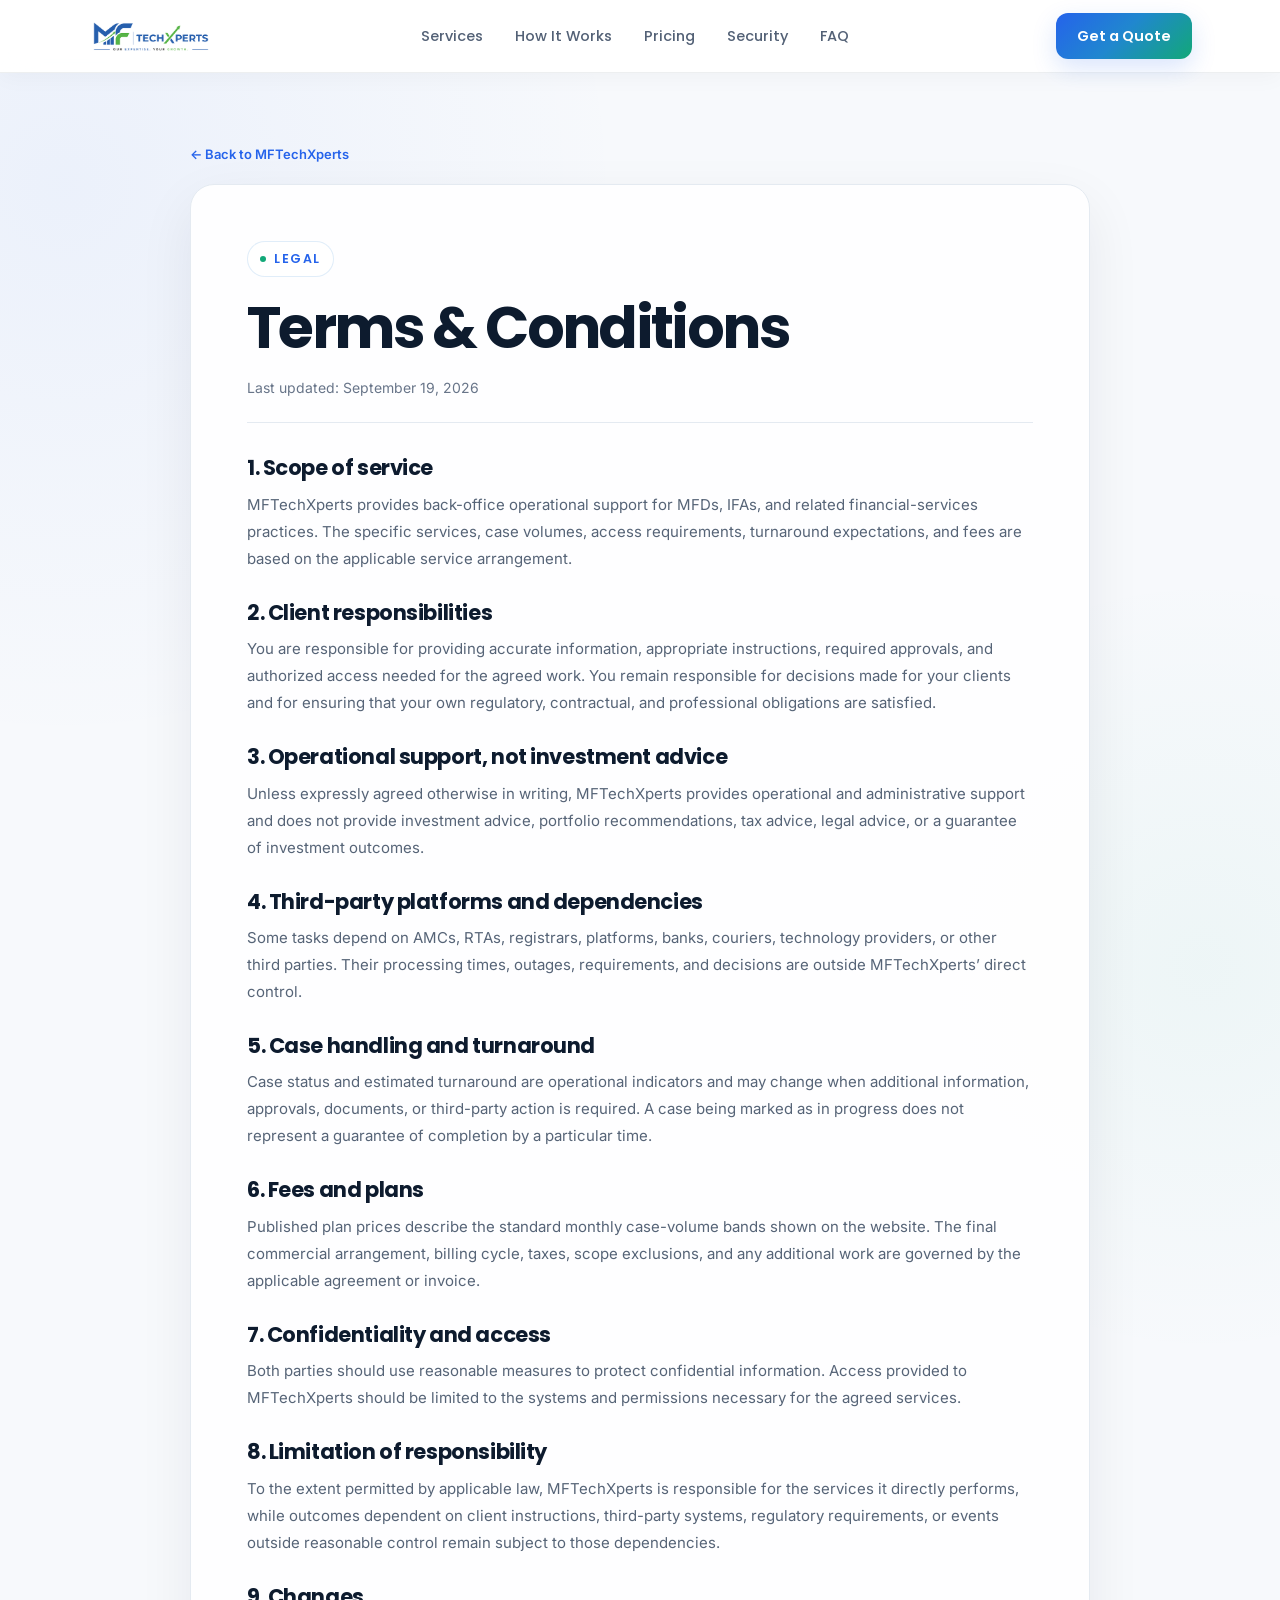
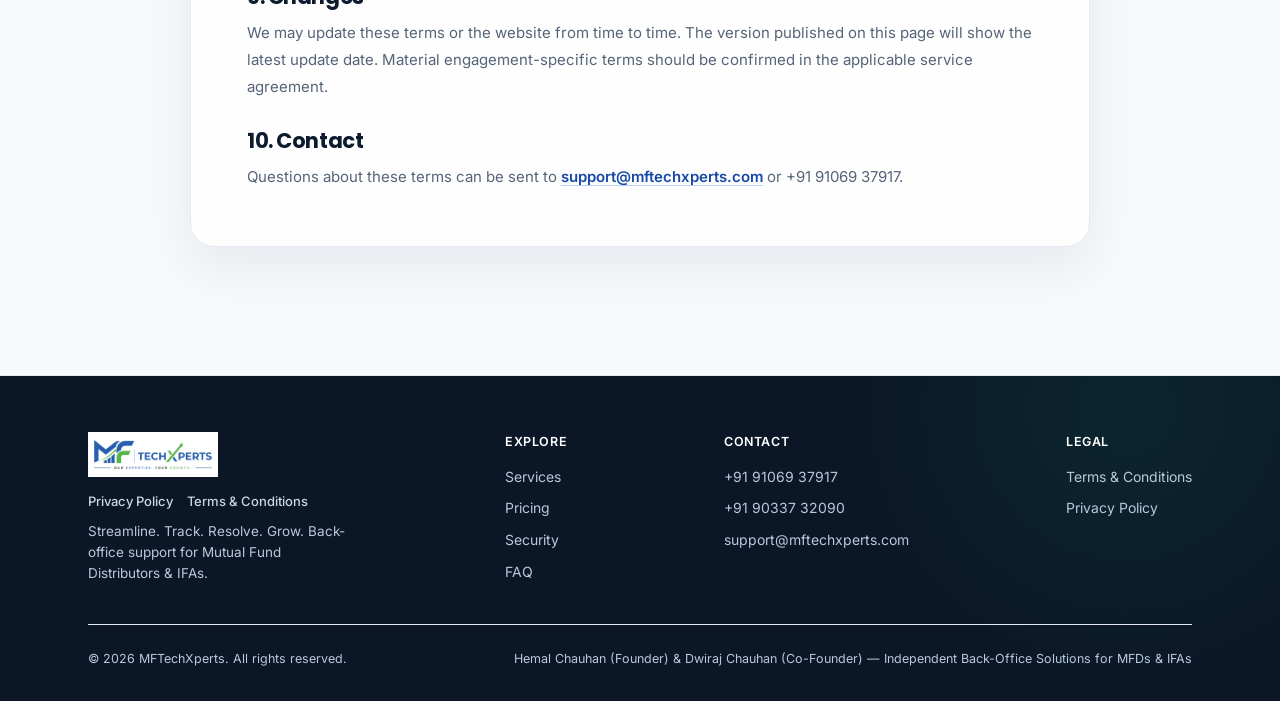
<file: terms-and-conditions.html>
<!DOCTYPE html>
<html lang="en">
<head>
<meta charset="UTF-8">
<meta name="viewport" content="width=device-width, initial-scale=1.0">
<title>Terms & Conditions | MFTechXperts</title>
<link rel="preconnect" href="https://fonts.googleapis.com">
<link rel="stylesheet" href="assets/css/legal.css">
<link href="https://fonts.googleapis.com/css2?family=Poppins:wght@500;600;700;800&family=Inter:wght@400;500;600&family=JetBrains+Mono:wght@400;500;600&display=swap" rel="stylesheet">

</head>
<body>
<header>
  <nav class="nav">
    <a class="brand" href="index.html"><img src="assets/images/mftechxperts-logo.png" alt="MFTechXperts"></a>
    <button class="menu-toggle" type="button" aria-label="Open navigation menu" aria-expanded="false" aria-controls="primary-navigation">
      <span aria-hidden="true"></span><span aria-hidden="true"></span><span aria-hidden="true"></span>
    </button>
    <div class="nav-links" id="primary-navigation">
      <a href="index.html#services">Services</a>
      <a href="index.html#how">How It Works</a>
      <a href="index.html#pricing">Pricing</a>
      <a href="index.html#security">Security</a>
      <a href="index.html#faq">FAQ</a>
    </div>
    <div class="nav-cta">
      <a class="btn btn-gold" href="index.html#contact">Get a Quote</a>
    </div>
  </nav>
</header>
<main class="legal-page-main"><div class="legal-back"><a href="index.html">← Back to MFTechXperts</a></div><section id="terms" class="section legal-section">
  <div class="legal-wrap">
    <span class="eyebrow">LEGAL</span>
    <h1>Terms &amp; Conditions</h1>
    <p class="legal-updated">Last updated: September 19, 2026</p>

    <h2>1. Scope of service</h2>
    <p>MFTechXperts provides back-office operational support for MFDs, IFAs, and related financial-services practices. The specific services, case volumes, access requirements, turnaround expectations, and fees are based on the applicable service arrangement.</p>

    <h2>2. Client responsibilities</h2>
    <p>You are responsible for providing accurate information, appropriate instructions, required approvals, and authorized access needed for the agreed work. You remain responsible for decisions made for your clients and for ensuring that your own regulatory, contractual, and professional obligations are satisfied.</p>

    <h2>3. Operational support, not investment advice</h2>
    <p>Unless expressly agreed otherwise in writing, MFTechXperts provides operational and administrative support and does not provide investment advice, portfolio recommendations, tax advice, legal advice, or a guarantee of investment outcomes.</p>

    <h2>4. Third-party platforms and dependencies</h2>
    <p>Some tasks depend on AMCs, RTAs, registrars, platforms, banks, couriers, technology providers, or other third parties. Their processing times, outages, requirements, and decisions are outside MFTechXperts’ direct control.</p>

    <h2>5. Case handling and turnaround</h2>
    <p>Case status and estimated turnaround are operational indicators and may change when additional information, approvals, documents, or third-party action is required. A case being marked as in progress does not represent a guarantee of completion by a particular time.</p>

    <h2>6. Fees and plans</h2>
    <p>Published plan prices describe the standard monthly case-volume bands shown on the website. The final commercial arrangement, billing cycle, taxes, scope exclusions, and any additional work are governed by the applicable agreement or invoice.</p>

    <h2>7. Confidentiality and access</h2>
    <p>Both parties should use reasonable measures to protect confidential information. Access provided to MFTechXperts should be limited to the systems and permissions necessary for the agreed services.</p>

    <h2>8. Limitation of responsibility</h2>
    <p>To the extent permitted by applicable law, MFTechXperts is responsible for the services it directly performs, while outcomes dependent on client instructions, third-party systems, regulatory requirements, or events outside reasonable control remain subject to those dependencies.</p>

    <h2>9. Changes</h2>
    <p>We may update these terms or the website from time to time. The version published on this page will show the latest update date. Material engagement-specific terms should be confirmed in the applicable service agreement.</p>

    <h2>10. Contact</h2>
    <p>Questions about these terms can be sent to <a href="mailto:support@mftechxperts.com">support@mftechxperts.com</a> or +91 91069 37917.</p>
  </div>
</section></main>
<footer>
  <div class="wrap">
    <div class="foot-grid">
      <div>
        <div class="foot-brand"><img src="assets/images/mftechxperts-logo-footer.png" alt=""><div class="footer-legal"><a href="privacy-policy.html">Privacy Policy</a><a href="terms-and-conditions.html">Terms &amp; Conditions</a></div></div>
        <div class="foot-tag">Streamline. Track. Resolve. Grow. Back-office support for Mutual Fund Distributors &amp; IFAs.</div>
      </div>
      <div class="foot-col">
        <h4>Explore</h4>
        <a href="index.html#services">Services</a>
        <a href="index.html#pricing">Pricing</a>
        <a href="index.html#security">Security</a>
        <a href="index.html#faq">FAQ</a>
      </div>
      <div class="foot-col">
        <h4>Contact</h4>
        <a href="tel:+919106937917">+91 91069 37917</a>
        <a href="tel:+919033732090">+91 90337 32090</a>
        <a href="mailto:support@mftechxperts.com">support@mftechxperts.com</a>
      </div>
      <div class="foot-col">
        <h4>Legal</h4>
        <a href="terms-and-conditions.html">Terms &amp; Conditions</a>
        <a href="privacy-policy.html">Privacy Policy</a>
      </div>
    </div>
    <div class="foot-bottom">
      <span>© 2026 MFTechXperts. All rights reserved.</span>
      <span>Hemal Chauhan (Founder) &amp; Dwiraj Chauhan (Co-Founder) — Independent Back-Office Solutions for MFDs &amp; IFAs</span>
    </div>
  </div>
</footer>
<script src="assets/js/site.js" defer></script>
</body>
</html>
</file>
<file: assets/css/home.css>
:root{
    --navy:#1E2761;
    --navy-dark:#12163F;
    --blue:#2E86C1;
    --gold:#C9A24B;
    --ink:#161A2E;
    --muted:#5B6178;
    --bg:#F7F8FC;
    --card:#FFFFFF;
    --line:#E4E7F2;
    --green:#3FA34D;
    --amber:#E0A526;
  }
  *{box-sizing:border-box; margin:0; padding:0;}
  html{scroll-behavior:smooth;}
  body{
    font-family:'Inter',sans-serif;
    color:var(--ink);
    background:var(--bg);
    line-height:1.55;
    -webkit-font-smoothing:antialiased;
  }
  h1,h2,h3,.brand,.nav a,.btn,.eyebrow,.stat-num{font-family:'Poppins',sans-serif;}
  .mono{font-family:'JetBrains Mono',monospace;}
  a{color:inherit; text-decoration:none;}
  img{display:block; max-width:100%;}
  .wrap{max-width:1160px; margin:0 auto; padding:0 28px;}
  section{padding:96px 0;}
  @media(max-width:720px){ section{padding:64px 0;} }

  /* ---------- NAV ---------- */
  header{
    position:sticky; top:0; z-index:50;
    background:rgba(247,248,252,0.9);
    backdrop-filter:blur(10px);
    border-bottom:1px solid var(--line);
  }
  .nav{display:flex; align-items:center; justify-content:space-between; padding:16px 28px; max-width:1160px; margin:0 auto;}
  .brand{display:flex; align-items:center; gap:10px; font-weight:700; font-size:18px; color:var(--navy);}
  .brand img{width:150px; height:auto;}
  .nav-links{display:flex; gap:32px; font-size:14.5px; font-weight:500; color:var(--muted);}
  .nav-links a:hover{color:var(--navy);}
  .nav-cta{display:flex; gap:12px; align-items:center;}
  .btn{
    display:inline-flex; align-items:center; gap:8px;
    padding:11px 22px; border-radius:8px; font-weight:600; font-size:14.5px;
    border:1.5px solid transparent; cursor:pointer; transition:.15s ease;
  }
  .btn-primary{background:var(--navy); color:#fff;}
  .btn-primary:hover{background:var(--navy-dark);}
  .btn-ghost{border-color:var(--line); color:var(--navy);}
  .btn-ghost:hover{border-color:var(--navy);}
  .btn-gold{background:var(--gold); color:var(--navy-dark);}
  .btn-gold:hover{filter:brightness(1.06);}
  @media(max-width:860px){ .nav-links{display:none;} }

  /* ---------- HERO ---------- */
  .hero{padding:88px 0 80px;}
  .hero-grid{display:grid; grid-template-columns:1.05fr 0.95fr; gap:56px; align-items:center;}
  @media(max-width:900px){ .hero-grid{grid-template-columns:1fr;} }
  .eyebrow{
    display:inline-flex; align-items:center; gap:8px;
    font-size:12.5px; font-weight:600; letter-spacing:1.6px; color:var(--blue);
    text-transform:uppercase; margin-bottom:18px;
  }
  .eyebrow::before{content:""; width:7px; height:7px; border-radius:50%; background:var(--gold);}
  h1{
    font-size:clamp(34px,4.6vw,52px); font-weight:700; line-height:1.08;
    color:var(--navy); letter-spacing:-0.01em; margin-bottom:22px;
  }
  h1 em{font-style:normal; color:var(--blue);}
  .hero-sub{font-size:17.5px; color:var(--muted); max-width:480px; margin-bottom:32px;}
  .hero-actions{display:flex; gap:14px; flex-wrap:wrap; margin-bottom:30px;}
  .hero-trust{font-size:13px; color:var(--muted);}
  .hero-trust b{color:var(--ink); font-weight:600;}

  /* ---- signature element: live case tracker card ---- */
  .tracker-card{
    background:var(--card); border:1px solid var(--line); border-radius:16px;
    box-shadow:0 20px 50px -20px rgba(30,39,97,0.25);
    overflow:hidden;
  }
  .tracker-head{
    background:var(--navy-dark); color:#fff; padding:16px 20px;
    display:flex; align-items:center; justify-content:space-between;
  }
  .tracker-head .dot-row{display:flex; gap:6px;}
  .tracker-head .dot{width:9px; height:9px; border-radius:50%; background:rgba(255,255,255,0.25);}
  .tracker-title{font-size:13px; font-weight:600; letter-spacing:0.3px;}
  .tracker-body{padding:6px 0;}
  .trow{
    display:grid; grid-template-columns:auto 1fr auto; gap:14px; align-items:center;
    padding:14px 20px; border-bottom:1px solid var(--line); font-size:13.5px;
  }
  .trow:last-child{border-bottom:none;}
  .trow .tid{color:var(--muted); font-size:12px;}
  .trow .tname{font-weight:600; color:var(--ink);}
  .trow .tclient{color:var(--muted); font-size:12.5px;}
  .pill{
    font-size:11px; font-weight:600; padding:5px 10px; border-radius:20px;
    white-space:nowrap; letter-spacing:0.2px;
  }
  .pill-pending{background:#FDECEC; color:#C0392B;}
  .pill-progress{background:#FFF4DE; color:#B87A0A;}
  .pill-amc{background:#E8F1FB; color:#1B6EA8;}
  .pill-resolved{background:#E7F6EA; color:#278A3B;}
  .tracker-foot{
    padding:13px 20px; font-size:12px; color:var(--muted);
    display:flex; justify-content:space-between; border-top:1px solid var(--line);
    background:#FAFBFE;
  }
  @keyframes pulse{0%,100%{opacity:1;} 50%{opacity:.45;}}
  .live-dot{width:7px; height:7px; border-radius:50%; background:var(--green); display:inline-block; margin-right:6px; animation:pulse 2s infinite;}

  /* ---------- TRUST STRIP ---------- */
  .trust-strip{background:#fff; border-top:1px solid var(--line); border-bottom:1px solid var(--line); padding:38px 0;}
  .trust-strip .wrap{display:flex; flex-wrap:wrap; align-items:center; justify-content:space-between; gap:24px;}
  .trust-label{font-size:12px; font-weight:600; color:var(--muted); letter-spacing:1px; text-transform:uppercase; white-space:nowrap;}
  .trust-items{display:flex; flex-wrap:wrap; gap:10px;}
  .chip{
    font-size:13px; font-weight:600; color:var(--navy); background:var(--bg);
    border:1px solid var(--line); padding:8px 14px; border-radius:20px;
  }

  /* ---------- SECTION HEADS ---------- */
  .sec-head{max-width:620px; margin-bottom:48px;}
  .sec-eyebrow{font-size:12.5px; font-weight:600; letter-spacing:1.6px; color:var(--blue); text-transform:uppercase; margin-bottom:10px;}
  .sec-head h2{font-size:clamp(26px,3.2vw,36px); color:var(--navy); font-weight:700; letter-spacing:-0.01em; margin-bottom:14px;}
  .sec-head p{color:var(--muted); font-size:16px;}

  /* ---------- ABOUT ---------- */
  .about-grid{display:grid; grid-template-columns:1fr; gap:34px; align-items:center;}
  .about-copy{max-width:850px;}
  .founder-grid{display:grid;grid-template-columns:repeat(2,minmax(0,1fr));gap:22px;max-width:980px;margin:0 auto;}
  .founder-card{overflow:hidden;padding:12px;border:1px solid var(--line);border-radius:22px;background:#fff;box-shadow:var(--shadow-md);}
  .about-photo{
    aspect-ratio:1.5/1;border-radius:15px;background:#eaf0f5;
    position:relative;overflow:hidden;box-shadow:var(--shadow-md);
  }
  .about-photo img{width:100%;height:100%;display:block;object-fit:cover;object-position:center 42%;transition:transform .45s ease;}
  .about-photo:hover img{transform:scale(1.035);}
  .founder-caption{padding:16px 8px 8px;}
  .founder-caption h3{font-size:19px;color:var(--navy);margin:0 0 3px;}
  .founder-caption p{font-size:13px;color:var(--muted);margin:0;}
  .founder-caption .founder-role{font-size:12px;font-weight:600;color:var(--brand-blue-dark);margin-bottom:11px;}
  .founder-caption .founder-expertise{font-size:13px;line-height:1.7;color:#596779;margin:0;}
  .about-copy p{color:var(--muted); font-size:16px; margin-bottom:16px;}
  .about-copy p b{color:var(--ink);}
  .about-stats{display:flex; gap:36px; margin-top:28px;}
  .stat-num{font-size:26px; font-weight:700; color:var(--navy);}
  .stat-label{font-size:12.5px; color:var(--muted); margin-top:2px;}
  @media(max-width:600px){.founder-grid{grid-template-columns:1fr;gap:16px;max-width:440px;}.founder-card{padding:8px;border-radius:17px;}.about-photo{aspect-ratio:1.5/1;border-radius:12px;}.founder-caption{padding:12px 4px 5px;}.founder-caption h3{font-size:16px;}.founder-caption .founder-role{font-size:11px;line-height:1.5;}.founder-caption .founder-expertise{font-size:12px;line-height:1.6;}}

  /* ---------- SERVICES ---------- */
  .services-grid{display:grid; grid-template-columns:repeat(3,1fr); gap:22px;}
  @media(max-width:860px){ .services-grid{grid-template-columns:repeat(2,1fr);} }
  @media(max-width:600px){ .services-grid{grid-template-columns:1fr;} }
  .service-card{
    background:#fff; border:1px solid var(--line); border-radius:14px; padding:26px 24px;
    transition:.15s ease;
  }
  .service-card:hover{border-color:var(--blue); box-shadow:0 12px 30px -18px rgba(46,134,193,0.4);}
  .service-icon{
    width:42px; height:42px; border-radius:10px; background:var(--navy);
    display:flex; align-items:center; justify-content:center; margin-bottom:16px;
    color:var(--gold); font-size:18px; font-weight:700;
  }
  .service-card h3{font-size:16.5px; color:var(--ink); margin-bottom:8px; font-weight:600;}
  .service-card p{font-size:14px; color:var(--muted);}

  /* ---------- HOW IT WORKS ---------- */
  .how-track{position:relative;}
  .how-grid{display:grid; grid-template-columns:repeat(4,1fr); gap:20px; position:relative;}
  @media(max-width:860px){ .how-grid{grid-template-columns:repeat(2,1fr);} }
  @media(max-width:600px){ .how-grid{grid-template-columns:1fr;} }
  .how-step{position:relative; padding-top:8px;}
  .how-num{
    font-family:'JetBrains Mono',monospace; font-size:13px; font-weight:600; color:var(--gold);
    display:block; margin-bottom:14px;
  }
  .how-step h3{font-size:16px; color:var(--ink); margin-bottom:8px; font-weight:600;}
  .how-step p{font-size:13.5px; color:var(--muted);}

  /* ---------- PRICING ---------- */
  .pricing-grid{display:grid; grid-template-columns:repeat(3,1fr); gap:22px;}
  @media(max-width:900px){ .pricing-grid{grid-template-columns:1fr;} }
  .price-card{
    background:#fff; border:1.5px solid var(--line); border-radius:16px; padding:30px 26px;
    display:flex; flex-direction:column;
  }
  .price-card.featured{border-color:var(--gold); box-shadow:0 20px 45px -24px rgba(201,162,75,0.5); position:relative;}
  .price-badge{
    position:absolute; top:-13px; left:26px; background:var(--gold); color:var(--navy-dark);
    font-size:11px; font-weight:700; padding:5px 12px; border-radius:20px; letter-spacing:0.3px;
  }
  .price-name{font-size:13px; font-weight:600; color:var(--blue); letter-spacing:0.5px; text-transform:uppercase; margin-bottom:6px;}
  .price-amt{font-size:32px; font-weight:700; color:var(--navy); margin-bottom:4px;}
  .price-amt span{font-size:14px; font-weight:500; color:var(--muted);}
  .price-cap{font-size:12.5px; color:var(--muted); margin-bottom:20px;}
  .price-list{list-style:none; margin-bottom:26px; flex:1;}
  .price-list li{
    font-size:13.5px; color:var(--ink); padding:8px 0; border-top:1px solid var(--line);
    display:flex; gap:8px;
  }
  .price-list li:first-child{border-top:none;}
  .price-list li::before{content:"✓"; color:var(--green); font-weight:700;}
  .price-custom{
    margin-top:8px; text-align:center; padding:26px; border-radius:16px;
    background:var(--navy-dark); color:#fff;
  }
  .price-custom h3{font-size:18px; margin-bottom:8px; font-weight:600;}
  .price-custom p{font-size:14px; color:#B9C0E0; margin-bottom:18px;}

  /* ---------- SECURITY ---------- */
  .security{background:var(--navy-dark); color:#fff;}
  .security .sec-eyebrow{color:var(--gold);}
  .security .sec-head h2{color:#fff;}
  .security .sec-head p{color:#B9C0E0;}
  .sec-grid{display:grid; grid-template-columns:repeat(4,1fr); gap:20px;}
  @media(max-width:860px){ .sec-grid{grid-template-columns:repeat(2,1fr);} }
  @media(max-width:600px){ .sec-grid{grid-template-columns:1fr;} }
  .sec-card{background:rgba(255,255,255,0.05); border:1px solid rgba(255,255,255,0.1); border-radius:14px; padding:24px;}
  .sec-card .num{font-family:'JetBrains Mono',monospace; color:var(--gold); font-size:13px; margin-bottom:12px; display:block;}
  .sec-card h3{font-size:15.5px; margin-bottom:8px; font-weight:600;}
  .sec-card p{font-size:13.5px; color:#B9C0E0;}

  /* ---------- FAQ ---------- */
  .faq-list{max-width:760px;}
  .faq-item{border-bottom:1px solid var(--line); padding:20px 0;}
  .faq-q{
    display:flex; justify-content:space-between; align-items:center; cursor:pointer;
    font-weight:600; font-size:15.5px; color:var(--ink);
  }
  .faq-q .plus{color:var(--blue); font-size:18px; font-weight:400; transition:.2s;}
  .faq-item.open .plus{transform:rotate(45deg);}
  .faq-a{max-height:0; overflow:hidden; transition:.25s ease; font-size:14.5px; color:var(--muted);}
  .faq-item.open .faq-a{max-height:200px; margin-top:12px;}

  /* ---------- CONTACT / CTA ---------- */
  .cta{background:linear-gradient(155deg,var(--navy),var(--navy-dark)); color:#fff; border-radius:24px; padding:56px 48px; text-align:center; margin:0 28px;}
  @media(max-width:700px){ .cta{padding:40px 24px;} }
  .cta h2{font-size:clamp(24px,3vw,32px); margin-bottom:12px; font-weight:700;}
  .cta p{color:#B9C0E0; font-size:15.5px; margin-bottom:28px; max-width:480px; margin-left:auto; margin-right:auto;}
  .cta-actions{display:flex; gap:14px; justify-content:center; flex-wrap:wrap;}

  /* ---------- FOOTER ---------- */
  footer{padding:56px 0 32px; border-top:1px solid var(--line); margin-top:40px;}
  .foot-grid{display:flex; justify-content:space-between; flex-wrap:wrap; gap:32px; margin-bottom:32px;}
  .foot-brand{display:flex; align-items:center; gap:10px; font-weight:700; color:var(--navy); margin-bottom:10px;}
  .foot-brand img{width:130px; height:auto;}
  .foot-tag{font-size:13.5px; color:var(--muted); max-width:260px;}
  .foot-col h4{font-size:12.5px; font-weight:600; letter-spacing:0.6px; text-transform:uppercase; color:var(--navy); margin-bottom:14px;}
  .foot-col a{display:block; font-size:14px; color:var(--muted); margin-bottom:10px;}
  .foot-col a:hover{color:var(--navy);}
  .foot-bottom{display:flex; justify-content:space-between; flex-wrap:wrap; gap:12px; font-size:12.5px; color:var(--muted); padding-top:24px; border-top:1px solid var(--line);}

  ::selection{background:var(--gold); color:var(--navy-dark);}
  a:focus-visible, button:focus-visible{outline:2px solid var(--blue); outline-offset:2px;}

/* ===== MFTechXperts modern visual layer ===== */
:root{
  --navy:#18245f;
  --navy-dark:#0d1338;
  --blue:#3187d5;
  --blue-2:#67b7ff;
  --gold:#d6ad55;
  --ink:#11162b;
  --muted:#66708a;
  --bg:#f5f7fb;
  --card:#fff;
  --line:#e5e9f3;
  --green:#35a853;
  --shadow-sm:0 8px 24px rgba(24,36,95,.07);
  --shadow-md:0 18px 55px rgba(24,36,95,.12);
  --shadow-lg:0 30px 90px rgba(13,19,56,.18);
}
body{
  background:
    radial-gradient(circle at 85% 7%, rgba(103,183,255,.10), transparent 24rem),
    radial-gradient(circle at 8% 28%, rgba(214,173,85,.07), transparent 20rem),
    var(--bg);
}
header{
  background:rgba(245,247,251,.78);
  box-shadow:0 1px 0 rgba(24,36,95,.05);
}
.nav{
  padding:13px 28px;
}
.brand img{width:145px;}
.nav-links a{
  position:relative;
  padding:8px 0;
}
.nav-links a::after{
  content:"";
  position:absolute;
  left:0; right:100%; bottom:2px;
  height:2px; background:var(--gold);
  transition:right .22s ease;
}
.nav-links a:hover::after{right:0;}
.btn{
  border-radius:12px;
  padding:12px 21px;
  box-shadow:0 6px 18px rgba(24,36,95,.08);
  transition:transform .2s ease, box-shadow .2s ease, background .2s ease, border-color .2s ease;
}
.btn:hover{
  transform:translateY(-2px);
  box-shadow:0 12px 26px rgba(24,36,95,.13);
}
.btn-primary{background:linear-gradient(135deg,var(--navy),#293b91);}
.btn-gold{background:linear-gradient(135deg,#d6ad55,#e8c977);}
.hero{
  position:relative;
  padding:105px 0 92px;
  overflow:hidden;
}
.hero::before,.hero::after{
  content:""; position:absolute; border-radius:999px; pointer-events:none;
}
.hero::before{
  width:460px;height:460px;right:-220px;top:-180px;
  background:radial-gradient(circle,rgba(49,135,213,.16),transparent 68%);
}
.hero::after{
  width:360px;height:360px;left:-210px;bottom:-230px;
  background:radial-gradient(circle,rgba(214,173,85,.13),transparent 68%);
}
.hero-grid{gap:72px;}
.eyebrow{
  padding:7px 12px;
  border:1px solid rgba(49,135,213,.15);
  border-radius:999px;
  background:rgba(255,255,255,.72);
  margin-bottom:20px;
  letter-spacing:1.25px;
}
.eyebrow::before{width:6px;height:6px;}
h1{
  font-size:clamp(40px,5.2vw,64px);
  letter-spacing:-.035em;
}
.hero h2{
  margin-bottom:18px;color:var(--mf-ink)!important;
  font-size:clamp(30px,3.4vw,40px)!important;
  font-weight:700;line-height:1.15;letter-spacing:-.025em;
}
.hero-sub{font-size:18px;line-height:1.7;}
.hero-trust{
  padding:13px 16px;
  border-left:3px solid var(--gold);
  background:rgba(255,255,255,.55);
  border-radius:0 12px 12px 0;
}
.tracker-card{
  border-radius:22px;
  box-shadow:var(--shadow-lg);
  transform:rotate(.35deg);
  transition:transform .35s ease, box-shadow .35s ease;
}
.tracker-card:hover{
  transform:rotate(0) translateY(-5px);
  box-shadow:0 36px 100px rgba(13,19,56,.22);
}
.tracker-head{
  padding:18px 21px;
  background:linear-gradient(135deg,#0d1338,#202d78);
}
.trow{
  padding:16px 20px;
  transition:background .2s ease;
}
.trow:hover{background:#f7f9fd;}
.tracker-foot{padding:14px 20px;}
.trust-strip{
  padding:28px 0;
  background:rgba(255,255,255,.82);
  backdrop-filter:blur(8px);
}
.chip{
  padding:9px 15px;
  border-radius:999px;
  background:#fff;
  box-shadow:0 4px 14px rgba(24,36,95,.05);
  transition:transform .2s ease, border-color .2s ease;
}
.chip:hover{transform:translateY(-2px);border-color:#b9c9e7;}
section{position:relative;}
.sec-head{margin-bottom:42px;}
.sec-eyebrow{
  display:inline-block;
  padding:6px 11px;
  border-radius:999px;
  background:rgba(49,135,213,.08);
  margin-bottom:12px;
}
.sec-head h2{
  font-size:clamp(28px,3.5vw,42px);
  letter-spacing:-.025em;
}
.about-photo{border-radius:24px;}
.about-copy p{line-height:1.75;}
.about-stats{gap:12px;}
.about-stats > div{
  padding:14px 17px;
  border:1px solid var(--line);
  border-radius:14px;
  background:#fff;
  box-shadow:var(--shadow-sm);
}
.stat-num{font-size:24px;}
.services-grid{gap:18px;}
.service-card{
  border-radius:18px;
  padding:27px 24px;
  box-shadow:var(--shadow-sm);
  position:relative;
  overflow:hidden;
  transition:transform .25s ease, box-shadow .25s ease, border-color .25s ease;
}
.service-card::before{
  content:""; position:absolute; left:0; top:0; width:100%; height:3px;
  background:linear-gradient(90deg,var(--blue),var(--gold));
  transform:scaleX(0); transform-origin:left; transition:transform .25s ease;
}
.service-card:hover{
  transform:translateY(-6px);
  border-color:#d3dced;
  box-shadow:var(--shadow-md);
}
.service-card:hover::before{transform:scaleX(1);}
.service-icon{
  width:46px;height:46px;border-radius:13px;
  background:linear-gradient(135deg,var(--navy),#30469e);
  box-shadow:0 9px 20px rgba(24,36,95,.16);
}
.how-grid{gap:28px;}
.how-step{
  padding:24px 22px 22px;
  background:#fff;
  border:1px solid var(--line);
  border-radius:18px;
  box-shadow:var(--shadow-sm);
}
.how-num{
  display:inline-flex;
  width:38px;height:38px;
  align-items:center;justify-content:center;
  border-radius:11px;
  background:#fff7e6;
}
.pricing-grid{gap:18px;}
.price-card{
  border-radius:20px;
  padding:31px 27px;
  box-shadow:var(--shadow-sm);
  transition:transform .25s ease, box-shadow .25s ease;
}
.price-card:hover{transform:translateY(-5px);box-shadow:var(--shadow-md);}
.price-card.featured{
  transform:translateY(-8px);
  box-shadow:0 25px 65px rgba(214,173,85,.18);
}
.price-card.featured:hover{transform:translateY(-12px);}
.price-badge{box-shadow:0 7px 18px rgba(214,173,85,.25);}
.price-custom{
  border-radius:20px;
  margin-top:22px;
  background:linear-gradient(135deg,#101742,#24347e);
  box-shadow:var(--shadow-lg);
}
.security{
  background:
    radial-gradient(circle at 85% 15%,rgba(103,183,255,.13),transparent 22rem),
    linear-gradient(135deg,#0b1032,#151f58);
}
.sec-card{
  border-radius:18px;
  background:rgba(255,255,255,.055);
  backdrop-filter:blur(8px);
  transition:transform .25s ease, background .25s ease;
}
.sec-card:hover{transform:translateY(-5px);background:rgba(255,255,255,.085);}
.faq-list{
  background:#fff;
  border:1px solid var(--line);
  border-radius:20px;
  padding:0 24px;
  box-shadow:var(--shadow-sm);
}
.faq-item:last-child{border-bottom:none;}
.faq-q{padding-right:4px;}
.cta{
  position:relative;
  overflow:hidden;
  border-radius:28px;
  padding:66px 48px;
  background:
    radial-gradient(circle at 85% 20%,rgba(103,183,255,.2),transparent 17rem),
    linear-gradient(135deg,#18245f,#0d1338);
  box-shadow:var(--shadow-lg);
}
.cta::after{
  content:""; position:absolute; width:280px;height:280px;
  border:1px solid rgba(255,255,255,.10); border-radius:50%;
  right:-90px;bottom:-150px;
}
footer{background:rgba(255,255,255,.5);}
.foot-col a{transition:transform .18s ease,color .18s ease;}
.foot-col a:hover{transform:translateX(3px);}

/* Scroll reveal */
.reveal{opacity:0;transform:translateY(22px);transition:opacity .65s ease,transform .65s ease;}
.reveal.is-visible{opacity:1;transform:none;}

@media(max-width:860px){
  .hero{padding-top:76px;}
  .tracker-card{transform:none;}
  .price-card.featured,.price-card.featured:hover{transform:none;}
}
@media(max-width:600px){
  .hero{padding:66px 0 60px;}
  .hero-actions .btn{flex:1;justify-content:center;}
  .about-stats{display:grid;grid-template-columns:1fr;}
  .faq-list{padding:0 17px;}
  .cta{margin:0 16px;padding:46px 22px;}
}


.menu-toggle{display:none;align-items:center;justify-content:center;flex-direction:column;gap:5px;width:44px;height:44px;border:1px solid var(--line);border-radius:12px;background:#fff;color:var(--navy);cursor:pointer;}
.menu-toggle span{display:block;width:19px;height:2px;border-radius:2px;background:currentColor;transition:transform .2s ease,opacity .2s ease;}
.menu-toggle[aria-expanded="true"] span:first-child{transform:translateY(7px) rotate(45deg);}
.menu-toggle[aria-expanded="true"] span:nth-child(2){opacity:0;}
.menu-toggle[aria-expanded="true"] span:last-child{transform:translateY(-7px) rotate(-45deg);}
@media(max-width:860px){
  .menu-toggle{display:inline-flex;flex:none;}
  .nav{position:relative;gap:14px;}
  .nav-links.open{
    display:flex;position:absolute;left:18px;right:18px;top:72px;
    flex-direction:column;gap:4px;padding:12px;
    background:rgba(255,255,255,.96);backdrop-filter:blur(14px);
    border:1px solid var(--line);border-radius:16px;box-shadow:var(--shadow-lg);
  }
  .nav-links.open a{padding:12px 13px;border-radius:10px;}
  .nav-links.open a:hover{background:var(--bg);}
}

:root{
  --mf-navy:#071a33;
  --mf-blue:#1769ff;
  --mf-cyan:#16c7ff;
  --mf-violet:#7257ff;
  --mf-gold:#f5b942;
  --mf-grad:linear-gradient(135deg,#1769ff 0%,#16c7ff 48%,#7257ff 100%);
  --mf-grad-soft:linear-gradient(135deg,rgba(23,105,255,.12),rgba(22,199,255,.10),rgba(114,87,255,.10));
  --mf-border:rgba(23,105,255,.14);
}
html{scroll-behavior:smooth}
body{overflow-x:hidden}
a,button,.btn,.button{transition:transform .22s ease,box-shadow .22s ease,background .22s ease,color .22s ease,border-color .22s ease}
a:not(.btn):not(.button):hover{background:var(--mf-grad);-webkit-background-clip:text;background-clip:text;color:transparent}
.btn,.button,button[type="submit"]{
  background:var(--mf-grad)!important;
  border:0!important;
  color:#fff!important;
  box-shadow:0 12px 28px rgba(23,105,255,.22);
  position:relative;isolation:isolate;overflow:hidden
}
.btn::after,.button::after,button[type="submit"]::after{
  content:"";position:absolute;inset:0;
  background:linear-gradient(110deg,transparent 20%,rgba(255,255,255,.24) 50%,transparent 80%);
  transform:translateX(-120%);transition:transform .55s ease;z-index:-1
}
.btn:hover,.button:hover,button[type="submit"]:hover{transform:translateY(-3px);box-shadow:0 16px 36px rgba(23,105,255,.30)}
.btn:hover::after,.button:hover::after,button[type="submit"]:hover::after{transform:translateX(120%)}
.hero,.hero-section{position:relative;isolation:isolate}
.hero::before,.hero-section::before{
  content:"";position:absolute;width:520px;height:520px;right:-180px;top:-180px;
  background:radial-gradient(circle,rgba(22,199,255,.16),transparent 68%);
  pointer-events:none;z-index:-1
}
section{scroll-margin-top:90px}
.services-grid,.service-grid,.pricing-grid,.process-grid{gap:22px}
.service-card,.pricing-card,.process-card,.card{
  border:1px solid var(--mf-border)!important;
  box-shadow:0 12px 35px rgba(7,26,51,.07);
  transition:transform .25s ease,box-shadow .25s ease,border-color .25s ease
}
.service-card:hover,.pricing-card:hover,.process-card:hover,.card:hover{
  transform:translateY(-7px);
  box-shadow:0 22px 50px rgba(7,26,51,.13);
  border-color:rgba(23,105,255,.28)!important
}
.service-card::before,.pricing-card::before{
  content:"";display:block;height:3px;position:absolute;left:0;right:0;top:0;
  background:var(--mf-grad);opacity:.8
}
.trust-strip,.platforms,.trust-bar{background:var(--mf-grad-soft)!important;border-color:var(--mf-border)!important}
.logo,.brand,.site-logo{display:inline-flex;align-items:center;gap:10px}
.logo img,.brand img,.site-logo img{max-height:44px;width:auto;object-fit:contain}
.nav-links a{position:relative}
.nav-links a::after{
  content:"";position:absolute;left:0;right:0;bottom:-7px;height:2px;border-radius:9px;
  background:var(--mf-grad);transform:scaleX(0);transform-origin:left;transition:transform .2s ease
}
.nav-links a:hover::after,.nav-links a.active::after{transform:scaleX(1)}
.faq-item{border:1px solid var(--mf-border)!important;border-radius:16px!important;overflow:hidden}
.faq-item:hover{border-color:rgba(23,105,255,.28)!important}
.cta,.contact-cta,.final-cta{
  background:var(--mf-grad)!important;
  box-shadow:0 22px 55px rgba(23,105,255,.22)
}
.badge,.chip,.tag{
  background:var(--mf-grad-soft)!important;
  border:1px solid var(--mf-border)!important
}
@media (max-width:900px){
  .container{width:min(100% - 32px,1120px)!important}
  .hero,.hero-section{padding-top:100px!important;padding-bottom:70px!important}
  .hero h1,.hero-section h1{font-size:clamp(2.2rem,7vw,4rem)!important;line-height:1.04!important}
  .hero p,.hero-section p{max-width:680px}
  .services-grid,.service-grid,.pricing-grid,.process-grid{grid-template-columns:repeat(2,minmax(0,1fr))!important}
  .nav-links{gap:16px!important}
}
@media (max-width:700px){
  .container{width:min(100% - 24px,1120px)!important}
  header,.site-header{padding:12px 0!important}
  .nav-links{display:none!important;position:absolute;left:12px;right:12px;top:72px;padding:14px!important;
    flex-direction:column!important;align-items:stretch!important;gap:4px!important;
    background:rgba(255,255,255,.97);backdrop-filter:blur(18px);
    border:1px solid var(--mf-border);border-radius:18px;box-shadow:0 20px 45px rgba(7,26,51,.14)}
  .nav-links.open{display:flex!important}
  .nav-links a{padding:12px 14px!important;border-radius:10px}
  .nav-links a:hover{background:var(--mf-grad-soft)}
  .menu-toggle{display:inline-flex!important}
  .hero,.hero-section{padding-top:82px!important;padding-bottom:58px!important}
  .hero h1,.hero-section h1{font-size:clamp(2rem,10vw,3.25rem)!important}
  .hero-actions,.cta-actions,.button-row{flex-direction:column!important;align-items:stretch!important}
  .hero-actions .btn,.hero-actions .button,.cta-actions .btn,.cta-actions .button{width:100%!important}
  .services-grid,.service-grid,.pricing-grid,.process-grid{grid-template-columns:1fr!important}
  .service-card,.pricing-card,.process-card{padding:22px!important}
  .trust-strip,.platforms,.trust-bar{overflow:hidden}
  .platforms-list,.trust-items{gap:12px!important;flex-wrap:wrap!important}
  footer{padding-bottom:28px!important}
}
@media (prefers-reduced-motion:reduce){
  *,*::before,*::after{scroll-behavior:auto!important;transition:none!important;animation:none!important}
}

:root{
  --mf-ink:#071426;
  --mf-navy:#0a1f3d;
  --mf-blue:#1264ff;
  --mf-cyan:#19c8c4;
  --mf-sky:#58b8ff;
  --mf-violet:#6d5dfc;
  --mf-gold:#f3b84b;
  --mf-white:#ffffff;
  --mf-muted:#5d6b7d;
  --mf-line:rgba(10,31,61,.10);
  --mf-gradient:linear-gradient(135deg,#1264ff 0%,#19aeea 48%,#19c8c4 100%);
  --mf-gradient-deep:linear-gradient(135deg,#071426 0%,#0a2e5e 48%,#1264ff 100%);
  --mf-gradient-soft:linear-gradient(135deg,rgba(18,100,255,.09),rgba(25,200,196,.08));
}
body{
  color:var(--mf-ink)!important;
  background:
    radial-gradient(circle at 8% 0%,rgba(88,184,255,.08),transparent 28%),
    radial-gradient(circle at 92% 12%,rgba(25,200,196,.07),transparent 25%),
    #f8fbff!important;
}
header,.site-header{
  background:rgba(255,255,255,.86)!important;
  backdrop-filter:blur(18px)!important;
  -webkit-backdrop-filter:blur(18px)!important;
  border-bottom:1px solid rgba(10,31,61,.07)!important;
}
.hero,.hero-section{
  background:
    radial-gradient(circle at 78% 22%,rgba(25,200,196,.16),transparent 25%),
    radial-gradient(circle at 15% 18%,rgba(18,100,255,.13),transparent 28%),
    linear-gradient(145deg,#f9fcff 0%,#eef6ff 55%,#f7fffe 100%)!important;
  overflow:hidden;
}
.hero h1,.hero-section h1{
  color:var(--mf-ink)!important;
  letter-spacing:-.045em;
}
.hero h1 span,.hero-section h1 span{
  background:linear-gradient(135deg,#2563eb,#0f9f9a);
  -webkit-background-clip:text;background-clip:text;color:transparent;
}
.hero p,.hero-section p{color:#526174!important}
.section-title,.section-heading h2{color:var(--mf-ink)!important}
.section-kicker,.eyebrow,.overline{
  color:#1264ff!important;
  letter-spacing:.12em!important;
}
.btn,.button,button[type="submit"],.hero a[class*="btn"],.cta a{
  background:linear-gradient(135deg,#2563eb,#0f9f9a)!important;
  color:#fff!important;
  border:0!important;
  box-shadow:0 12px 30px rgba(18,100,255,.23)!important;
}
.btn:hover,.button:hover,button[type="submit"]:hover{
  box-shadow:0 18px 42px rgba(18,100,255,.31)!important;
}
.service-card,.pricing-card,.process-card,.card,.faq-item{
  background:rgba(255,255,255,.92)!important;
  border:1px solid rgba(18,100,255,.10)!important;
  box-shadow:0 12px 35px rgba(7,20,38,.065)!important;
}
.service-card:hover,.pricing-card:hover,.process-card:hover,.card:hover,.faq-item:hover{
  border-color:rgba(18,100,255,.25)!important;
  box-shadow:0 24px 60px rgba(7,20,38,.12)!important;
}
.service-card::before,.pricing-card::before{
  background:linear-gradient(135deg,#2563eb,#0f9f9a)!important;
}
.trust-strip,.platforms,.trust-bar{
  background:linear-gradient(135deg,#071426,#0b315d 55%,#087e94)!important;
  color:#fff!important;
  border:0!important;
}
.trust-strip *,.platforms *,.trust-bar *{color:inherit}
.badge,.chip,.tag{
  background:rgba(18,100,255,.075)!important;
  border:1px solid rgba(18,100,255,.14)!important;
  color:#1452bd!important;
}
.pricing-card.featured,.pricing-card.popular{
  background:linear-gradient(150deg,#071426,#0c2e59 65%,#087e94)!important;
  color:#fff!important;
  border-color:rgba(88,184,255,.35)!important;
  box-shadow:0 25px 65px rgba(7,32,62,.25)!important;
}
.pricing-card.featured *,.pricing-card.popular *{color:inherit}
.cta,.contact-cta,.final-cta{
  background:var(--mf-gradient-deep)!important;
  color:#fff!important;
  box-shadow:0 25px 65px rgba(7,32,62,.25)!important;
}
footer{
  background:#071426!important;
  color:#c9d7e7!important;
}
footer h3,footer h4,footer strong{color:#fff!important}
footer a:hover{color:#58d5ff!important}

/* Landing slider */
.mf-slider{
  position:relative;width:100%;min-height:430px;overflow:hidden;
  background:#071426;border-radius:0 0 34px 34px;
}
.mf-slide{
  position:absolute;inset:0;display:flex;align-items:center;
  opacity:0;transform:scale(1.035);
  transition:opacity .8s ease,transform 7s cubic-bezier(.16,1,.3,1);
  pointer-events:none;
}
.mf-slide.active{opacity:1;transform:scale(1);pointer-events:auto}
.mf-slide::before{
  content:"";position:absolute;inset:0;
  background:
    radial-gradient(circle at 78% 35%,rgba(25,200,196,.27),transparent 25%),
    radial-gradient(circle at 12% 20%,rgba(18,100,255,.36),transparent 30%),
    linear-gradient(120deg,rgba(7,20,38,.98),rgba(7,42,82,.84),rgba(7,20,38,.80));
}
.mf-slide:nth-child(2)::before{
  background:
    radial-gradient(circle at 78% 28%,rgba(109,93,252,.30),transparent 27%),
    radial-gradient(circle at 18% 70%,rgba(25,200,196,.22),transparent 25%),
    linear-gradient(120deg,rgba(7,20,38,.98),rgba(18,55,100,.84),rgba(7,20,38,.80));
}
.mf-slide:nth-child(3)::before{
  background:
    radial-gradient(circle at 70% 55%,rgba(88,184,255,.25),transparent 28%),
    radial-gradient(circle at 20% 20%,rgba(25,200,196,.22),transparent 24%),
    linear-gradient(120deg,rgba(7,20,38,.98),rgba(6,55,73,.85),rgba(7,20,38,.82));
}
.mf-slide-inner{
  position:relative;z-index:2;width:min(1120px,calc(100% - 40px));margin:auto;
  padding:78px 0;color:#fff;
}
.mf-slide-inner .mf-kicker{
  display:inline-flex;padding:8px 12px;border:1px solid rgba(255,255,255,.18);
  border-radius:999px;background:rgba(255,255,255,.08);backdrop-filter:blur(8px);
  font-size:.76rem;font-weight:700;letter-spacing:.12em;text-transform:uppercase;color:#a9eaff;
}
.mf-slide-inner h2{
  max-width:780px;margin:18px 0 14px;color:#fff;font-size:clamp(2.3rem,5.2vw,4.6rem);
  line-height:1.02;letter-spacing:-.05em;
}
.mf-slide-inner h1{
  max-width:780px;margin:18px 0 14px;color:#fff!important;
  font-size:clamp(2.3rem,5.2vw,4.6rem)!important;
  font-weight:720!important;line-height:1.02!important;letter-spacing:-.05em!important;
}
.mf-slide-inner p{max-width:660px;color:#d5e6f7;font-size:1.08rem;line-height:1.7}
.mf-slide-actions{display:flex;gap:12px;flex-wrap:wrap;margin-top:28px}
.mf-slider-btn{
  border:1px solid rgba(255,255,255,.22);background:rgba(255,255,255,.08);
  color:#fff;border-radius:12px;padding:12px 17px;cursor:pointer;backdrop-filter:blur(10px)
}
.mf-slider-btn.primary{border:0;background:linear-gradient(135deg,#2563eb,#0f9f9a);box-shadow:0 12px 30px rgba(18,100,255,.3)}
.mf-slider-controls{
  position:absolute;z-index:4;right:30px;bottom:26px;display:flex;align-items:center;gap:9px
}
.mf-slider-pause{
  padding:6px 10px!important;border:1px solid rgba(255,255,255,.24)!important;
  border-radius:999px!important;background:rgba(7,20,35,.5)!important;
  color:#fff!important;box-shadow:none!important;font:600 11px/1.2 'Inter',sans-serif!important;
  cursor:pointer
}
.mf-dot{
  width:9px;height:9px;border:0;border-radius:50%;padding:0;background:rgba(255,255,255,.35);cursor:pointer;transition:.25s
}
.mf-dot.active{width:28px;border-radius:8px;background:#fff}
.mf-slider-arrow{
  position:absolute;z-index:4;top:50%;transform:translateY(-50%);
  width:44px;height:44px;border:1px solid rgba(255,255,255,.20);border-radius:50%;
  background:rgba(255,255,255,.08);color:#fff;cursor:pointer;backdrop-filter:blur(10px)
}
.mf-slider-arrow.prev{left:22px}.mf-slider-arrow.next{right:22px}
.mf-slider-arrow:hover{background:rgba(255,255,255,.18);transform:translateY(-50%) scale(1.06)}
.mf-orb{position:absolute;border-radius:50%;filter:blur(1px);opacity:.55;animation:mfFloat 8s ease-in-out infinite}
.mf-orb.one{width:120px;height:120px;right:13%;top:18%;background:rgba(25,200,196,.15)}
.mf-orb.two{width:70px;height:70px;right:24%;bottom:18%;background:rgba(88,184,255,.18);animation-delay:-2s}
@keyframes mfFloat{0%,100%{transform:translate3d(0,0,0)}50%{transform:translate3d(0,-22px,0)}}
@media(max-width:700px){
  .mf-slider{min-height:580px;border-radius:0 0 24px 24px}
  .mf-slide-inner{width:min(100% - 28px,1120px);padding:48px 0 100px}
  .mf-slide-inner h1,.mf-slide-inner h2{
    font-size:clamp(2rem,9vw,3.1rem)!important;line-height:1.04!important
  }
  .mf-slide-inner p{font-size:1rem}
  .mf-slider-arrow{display:none}
  .mf-slider-controls{left:50%;right:auto;transform:translateX(-50%);bottom:18px;gap:8px}
}

:root{
  --real-ink:#162033;
  --real-heading:#0d1728;
  --real-muted:#647084;
  --real-line:#e6eaf0;
  --real-blue:#2563eb;
  --real-teal:#0f9f9a;
  --real-soft:#f5f8fc;
  --real-gradient:linear-gradient(135deg,#2563eb 0%,#2b78e8 52%,#0f9f9a 100%);
}
body{
  background:#f7f9fc!important;
  color:var(--real-ink)!important;
}
header,.site-header{
  background:rgba(255,255,255,.94)!important;
  border-bottom:1px solid rgba(13,23,40,.07)!important;
  box-shadow:0 4px 22px rgba(13,23,40,.035)!important;
}
header .brand,.site-header .brand{
  display:inline-flex!important;
  align-items:center!important;
  padding:0!important;
  gap:0!important;
  border:0!important;
  border-radius:0!important;
  background:transparent!important;
  box-shadow:none!important;
  transform:none!important;
}
header .brand img,.site-header .brand img{
  display:block!important;
  width:auto!important;
  height:43px!important;
  max-width:175px!important;
  object-fit:contain!important;
  filter:none!important;
}
@media(max-width:700px){
  header .brand img,.site-header .brand img{height:35px!important;max-width:148px!important}
}

/* Realistic hero: mostly neutral with small, controlled color accents */
.hero,.hero-section{
  background:
    radial-gradient(circle at 84% 16%,rgba(37,99,235,.08),transparent 23%),
    radial-gradient(circle at 14% 82%,rgba(15,159,154,.055),transparent 22%),
    #f7f9fc!important;
}
.hero h1,.hero-section h1{
  color:var(--real-heading)!important;
  letter-spacing:-.045em!important;
}
.hero p,.hero-section p{color:#5f6d80!important}

/* Use blue only as an accent, not as the page background */
.btn,.button,button[type="submit"]{
  background:var(--real-gradient)!important;
  color:#fff!important;
  border:0!important;
  box-shadow:0 9px 22px rgba(37,99,235,.18)!important;
}
.btn:hover,.button:hover,button[type="submit"]:hover{
  box-shadow:0 13px 28px rgba(37,99,235,.25)!important;
}
.btn.secondary,.button.secondary,.btn-outline,.button-outline{
  background:#fff!important;
  color:#2858a8!important;
  border:1px solid #d7dfeb!important;
  box-shadow:0 5px 15px rgba(13,23,40,.045)!important;
}
.btn.secondary:hover,.button.secondary:hover,.btn-outline:hover,.button-outline:hover{
  color:#fff!important;
  background:var(--real-gradient)!important;
  border-color:transparent!important;
}

/* Clean, editorial cards */
.service-card,.pricing-card,.process-card,.card,.faq-item{
  background:#fff!important;
  border:1px solid var(--real-line)!important;
  border-radius:18px!important;
  box-shadow:0 7px 25px rgba(13,23,40,.055)!important;
}
.service-card:hover,.pricing-card:hover,.process-card:hover,.card:hover,.faq-item:hover{
  transform:translateY(-4px)!important;
  border-color:#d6dfec!important;
  box-shadow:0 15px 35px rgba(13,23,40,.09)!important;
}
.services-grid .service-card::before,
.services-grid .service-card::after,
.pricing-card::before{
  display:none!important;
}
.services-grid .service-icon{
  width:44px!important;height:44px!important;border-radius:12px!important;
  display:grid!important;place-items:center!important;
  background:#eef4ff!important;color:#2563eb!important;
  border:1px solid #dce8ff!important;box-shadow:none!important;
}
.services-grid .service-card:hover .service-icon{
  transform:translateY(-2px)!important;
  background:#e8f7f6!important;color:#0f8f8a!important;
  border-color:#ccebe9!important;box-shadow:none!important;
}
.services-grid .service-card h3{color:var(--real-heading)!important}
.services-grid .service-card p{color:#697588!important}
.services-grid .service-card a{
  color:#3565b6!important;
  font-weight:650!important;
}
.services-grid .service-card a:hover{color:#0f8f8a!important}

/* Restrained trust strip instead of a large royal-blue slab */
.trust-strip,.platforms,.trust-bar{
  background:#fff!important;
  color:#34445a!important;
  border-top:1px solid var(--real-line)!important;
  border-bottom:1px solid var(--real-line)!important;
}
.trust-strip *,.platforms *,.trust-bar *{color:inherit}

/* Pricing: featured card gets a subtle professional treatment */
.pricing-card.featured,.pricing-card.popular{
  background:linear-gradient(150deg,#0e1d31,#173452)!important;
  border-color:#264764!important;
  box-shadow:0 20px 45px rgba(13,32,55,.18)!important;
}
.pricing-card.featured .btn,.pricing-card.popular .btn{
  background:#fff!important;color:#1c5dd2!important;
}

/* Security/CTA sections retain color but with depth rather than a flat royal-blue block */
.cta,.contact-cta,.final-cta{
  background:
    radial-gradient(circle at 80% 15%,rgba(62,190,184,.20),transparent 24%),
    linear-gradient(135deg,#0c2038,#12385a 65%,#126f73)!important;
  color:#fff!important;
  box-shadow:0 20px 45px rgba(13,32,55,.16)!important;
}
footer{background:#0b1727!important}

/* Navigation */
.nav-links a{color:#536176!important}
.nav-links a:hover,.nav-links a.active{color:#245ebc!important}
.nav-links a::after{background:linear-gradient(90deg,#2563eb,#0f9f9a)!important}

/* Typography accents */
.section-kicker,.eyebrow,.overline{color:#2b64bb!important}
.badge,.chip,.tag{
  color:#4e6380!important;
  background:#f3f6fa!important;
  border:1px solid #e2e8f0!important;
}

/* Hero slider: photographic/product-dashboard feel rather than an all-blue banner */
.mf-slider{
  min-height:460px!important;
  background:#101b2a!important;
  border-radius:0 0 28px 28px!important;
  box-shadow:0 12px 32px rgba(13,32,55,.08)!important;
}
.mf-slide::before{
  background:
    linear-gradient(90deg,rgba(9,20,34,.96) 0%,rgba(12,30,51,.84) 43%,rgba(12,30,51,.35) 72%,rgba(9,20,34,.72) 100%),
    radial-gradient(circle at 78% 40%,rgba(50,151,173,.18),transparent 27%)!important;
}
.mf-slide:nth-child(2)::before{
  background:
    linear-gradient(90deg,rgba(9,20,34,.96),rgba(16,42,65,.82) 48%,rgba(20,65,79,.42) 78%,rgba(9,20,34,.75)),
    radial-gradient(circle at 76% 34%,rgba(72,125,214,.18),transparent 27%)!important;
}
.mf-slide:nth-child(3)::before{
  background:
    linear-gradient(90deg,rgba(9,20,34,.96),rgba(16,42,65,.82) 48%,rgba(18,75,74,.38) 78%,rgba(9,20,34,.75)),
    radial-gradient(circle at 74% 42%,rgba(40,169,158,.17),transparent 28%)!important;
}
.mf-slide-inner h2{
  font-weight:720!important;
  letter-spacing:-.045em!important;
}
.mf-slide-inner p{color:#d4deea!important}
.mf-slide-btn,.mf-slider-btn{
  box-shadow:none!important;
}
.mf-slider-btn.primary{background:var(--real-gradient)!important}
.mf-slider-btn:not(.primary){background:rgba(255,255,255,.07)!important}
.mf-slider-controls .mf-dot.active{background:#fff!important}
.mf-slider-arrow{background:rgba(255,255,255,.07)!important}

:root{
  --brand-blue:#2563eb;
  --brand-blue-dark:#1749a6;
  --brand-green:#12a878;
  --brand-green-dark:#087b59;
  --brand-navy:#0d1b2e;
  --brand-text:#182235;
  --brand-muted:#687589;
  --brand-line:#e4eaf1;
  --brand-blue-soft:#edf4ff;
  --brand-green-soft:#eaf8f3;
  --brand-gradient:linear-gradient(135deg,#2563eb 0%,#2087cf 48%,#12a878 100%);
  --brand-gradient-reverse:linear-gradient(135deg,#12a878 0%,#2087cf 52%,#2563eb 100%);
}
body{
  background:
    radial-gradient(circle at 5% 8%,rgba(37,99,235,.055),transparent 23%),
    radial-gradient(circle at 94% 42%,rgba(18,168,120,.045),transparent 22%),
    #f7f9fc!important;
  color:var(--brand-text)!important;
}
header,.site-header{
  background:rgba(255,255,255,.95)!important;
  border-bottom:1px solid rgba(13,27,46,.07)!important;
}
.nav-links a:hover,.nav-links a.active{color:var(--brand-blue)!important}
.nav-links a::after{background:var(--brand-gradient)!important}

/* Primary/secondary actions share one brand family */
.btn,.button,button[type="submit"]{
  background:var(--brand-gradient)!important;
  color:#fff!important;
  border:0!important;
  box-shadow:0 9px 24px rgba(37,99,235,.17)!important;
}
.btn:hover,.button:hover,button[type="submit"]:hover{
  background:var(--brand-gradient-reverse)!important;
  box-shadow:0 13px 30px rgba(18,168,120,.19)!important;
}
.btn.secondary,.button.secondary,.btn-outline,.button-outline{
  background:#fff!important;
  color:var(--brand-blue-dark)!important;
  border:1px solid #d4dfeb!important;
  box-shadow:0 5px 16px rgba(13,27,46,.04)!important;
}
.btn.secondary:hover,.button.secondary:hover,.btn-outline:hover,.button-outline:hover{
  color:#fff!important;
  border-color:transparent!important;
  background:var(--brand-gradient)!important;
}

/* Section accents alternate blue and green naturally */
.section-kicker,.eyebrow,.overline{color:var(--brand-blue)!important}
.section-kicker::before,.eyebrow::before,.overline::before{
  background:var(--brand-green)!important;
}
.badge,.chip,.tag{
  background:linear-gradient(135deg,var(--brand-blue-soft),var(--brand-green-soft))!important;
  border:1px solid #dce8ed!important;
  color:#386277!important;
}

/* Services */
.services-grid .service-card{
  background:#fff!important;
  border:1px solid var(--brand-line)!important;
  box-shadow:0 7px 25px rgba(13,27,46,.05)!important;
}
.services-grid .service-card:nth-child(even) .service-icon{
  background:var(--brand-green-soft)!important;
  color:var(--brand-green-dark)!important;
  border-color:#cceee0!important;
}
.services-grid .service-card:nth-child(odd) .service-icon{
  background:var(--brand-blue-soft)!important;
  color:var(--brand-blue)!important;
  border-color:#d8e6ff!important;
}
.services-grid .service-card:hover:nth-child(even) .service-icon{
  background:var(--brand-gradient-reverse)!important;color:#fff!important;border-color:transparent!important;
}
.services-grid .service-card:hover:nth-child(odd) .service-icon{
  background:var(--brand-gradient)!important;color:#fff!important;border-color:transparent!important;
}
.services-grid .service-card a{color:var(--brand-blue)!important}
.services-grid .service-card a:hover{color:var(--brand-green-dark)!important}

/* Trust/platform band becomes a light brand strip */
.trust-strip,.platforms,.trust-bar{
  background:linear-gradient(90deg,#f3f7ff,#f3fbf8)!important;
  color:#44556a!important;
  border-top:1px solid #e0e8ed!important;
  border-bottom:1px solid #e0e8ed!important;
}
.trust-strip *,.platforms *,.trust-bar *{color:inherit}

/* Security and CTA use both colors in a controlled dark gradient */
.cta,.contact-cta,.final-cta{
  background:
    radial-gradient(circle at 84% 20%,rgba(18,168,120,.23),transparent 24%),
    radial-gradient(circle at 12% 75%,rgba(37,99,235,.25),transparent 27%),
    linear-gradient(135deg,#0c1d32,#103b5c 58%,#0c6655)!important;
  box-shadow:0 20px 48px rgba(13,27,46,.16)!important;
}
footer{
  background:
    radial-gradient(circle at 88% 10%,rgba(18,168,120,.10),transparent 24%),
    #0b1727!important;
}

/* Pricing highlight */
.pricing-card.featured,.pricing-card.popular{
  background:linear-gradient(145deg,#0e2238,#123f5a 58%,#0d6654)!important;
}

/* Slider uses blue-green lighting */
.mf-slide::before{
  background:
    linear-gradient(90deg,rgba(7,20,35,.97) 0%,rgba(11,35,56,.88) 45%,rgba(10,52,58,.54) 76%,rgba(7,20,35,.80) 100%),
    radial-gradient(circle at 80% 36%,rgba(18,168,120,.20),transparent 26%)!important;
}
.mf-slide:nth-child(2)::before{
  background:
    linear-gradient(90deg,rgba(7,20,35,.97),rgba(14,44,68,.88) 46%,rgba(16,70,72,.50) 77%,rgba(7,20,35,.80)),
    radial-gradient(circle at 78% 32%,rgba(37,99,235,.22),transparent 27%)!important;
}
.mf-slide:nth-child(3)::before{
  background:
    linear-gradient(90deg,rgba(7,20,35,.97),rgba(13,43,62,.87) 46%,rgba(9,75,65,.48) 78%,rgba(7,20,35,.80)),
    radial-gradient(circle at 76% 44%,rgba(18,168,120,.21),transparent 28%)!important;
}
.mf-slider-btn.primary{background:var(--brand-gradient)!important}
.mf-slider-btn.primary:hover{background:var(--brand-gradient-reverse)!important}

/* Small decorative line can use green for balance */
.mf-slide-inner .mf-kicker{
  border-color:rgba(18,168,120,.28)!important;
  color:#9ce7ce!important;
}

/* Logo stays exactly as supplied; only surrounding page accents use the brand colors. */
.faq-wide{max-width:1180px!important}.faq-wide-head{display:flex;justify-content:space-between;gap:35px;align-items:flex-end;margin-bottom:28px}.faq-wide-head>div{max-width:730px}.faq-wide-head p{max-width:680px}.faq-contact-link{white-space:nowrap;/* Refined FAQ — same visual language as Services / Process */text-decoration:none;font-size:10px;font-weight:800;color:#607084;padding:11px 14px;border:1px solid #dfe6ee;border-radius:9px;background:#fff}.faq-contact-link span{color:#2563eb;margin-left:5px}.faq-command{display:grid;grid-template-columns:270px minmax(0,1fr);gap:24px;align-items:start}.faq-side{position:sticky;top:100px}.faq-side-card{border-radius:16px;padding:23px;background:linear-gradient(145deg,#15283d 0%,#1d4056 100%);color:#fff;box-shadow:0 16px 38px rgba(21,40,61,.14)}.faq-side-icon{width:39px;height:39px;border-radius:10px;display:grid;place-items:center;background:linear-gradient(135deg,#2563eb,#12a878);font-weight:900;font-size:17px;margin-bottom:15px}.faq-side-kicker{font-size:8px;letter-spacing:.14em;font-weight:900;color:#8fe2c4}.faq-side-card h3{font-size:17px;margin:7px 0}.faq-side-card p{font-size:9px;line-height:1.7;color:#c5d4df;margin:0 0 17px}.faq-topic-list{display:grid;gap:5px}.faq-topic{display:flex;align-items:center;justify-content:space-between;width:100%;border:1px solid transparent;background:transparent;color:#b9c8d6;padding:9px 10px;border-radius:7px;text-align:left;font:inherit;font-size:9px;font-weight:700;cursor:pointer}.faq-topic b{font-size:8px;color:#8094a8}.faq-topic:hover,.faq-topic.active{background:rgba(255,255,255,.08);color:#fff}.faq-side-note{display:flex;gap:9px;align-items:flex-start;margin-top:10px;padding:12px;border:1px solid #e0e7ee;border-radius:10px;background:#fff}.mini-check{width:22px;height:22px;flex:none;border-radius:50%;display:grid;place-items:center;background:#eaf9f3;color:#12a878;font-size:10px;font-weight:900}.faq-side-note strong,.faq-side-note small{display:block}.faq-side-note strong{font-size:9px;color:#3c5064}.faq-side-note small{font-size:8px;color:#8997a6;line-height:1.5;margin-top:3px}.faq-search{height:43px;display:flex;align-items:center;gap:9px;padding:0 12px;border:1px solid #dfe6ee;border-radius:9px;background:#fff}.faq-search>span:first-child{font-size:18px;color:#8795a5}.faq-search input{flex:1;border:0;outline:0;background:transparent;font:inherit;font-size:10px;color:#2d4053}.faq-search-key{font-size:8px!important;font-weight:800;color:#9aa6b3;border:1px solid #e2e7ed;border-radius:5px;padding:3px 5px}.faq-results-meta{display:flex;justify-content:space-between;padding:10px 2px 8px;font-size:8px;color:#98a4b1}.faq-accordion details{background:#fff;border:1px solid #e1e7ee;border-radius:10px;margin-bottom:8px;overflow:hidden}.faq-accordion summary{display:grid;grid-template-columns:34px 1fr 20px;align-items:center;gap:7px;list-style:none;cursor:pointer;padding:14px 15px;font-size:10px;font-weight:800;color:#293c50}.faq-accordion summary::-webkit-details-marker{display:none}.faq-accordion summary:after{content:'+';font-size:16px;color:#12a878;text-align:right}.faq-accordion details[open] summary:after{content:'−'}.faq-num{font-size:8px;color:#2563eb;font-weight:900}.faq-accordion details p{margin:0;padding:0 48px 16px 56px;color:#718094;font-size:9px;line-height:1.85}.faq-no-results{text-align:center;padding:28px;border:1px dashed #d9e1e9;border-radius:10px;color:#7e8d9d;font-size:10px;background:#fff}@media(max-width:850px){.faq-wide-head{align-items:flex-start;flex-direction:column}.faq-contact-link{white-space:normal}.faq-command{grid-template-columns:1fr}.faq-side{position:static}}@media(max-width:520px){.faq-topic-list{grid-template-columns:1fr}.faq-accordion summary{grid-template-columns:28px 1fr 15px}.faq-accordion details p{padding-left:47px;padding-right:15px}}

/* Refined FAQ — same visual language as Services / Process */

.faq-section{background:#f7f9fb;border-top:1px solid var(--line);border-bottom:1px solid var(--line);}
.faq-head{max-width:720px;margin-bottom:28px;}
.faq-layout{display:grid;grid-template-columns:minmax(0,1fr) 300px;gap:28px;align-items:start;}
.faq-list{display:grid;grid-template-columns:1fr;grid-auto-rows:max-content;gap:12px;max-width:none;align-items:start;}
.faq-item{align-self:start;border:1px solid #e0e6ed;border-radius:12px;padding:0;background:#fff;overflow:hidden;transition:.2s ease;box-shadow:0 4px 14px rgba(30,48,70,.035);}
.faq-item:hover{border-color:#cfd9e3;box-shadow:0 8px 22px rgba(30,48,70,.06);transform:translateY(-1px);}
.faq-q{width:100%;border:0;background:transparent;padding:17px 16px;display:flex;justify-content:space-between;align-items:center;gap:12px;text-align:left;cursor:pointer;font:inherit;font-weight:600;font-size:13px;line-height:1.45;color:var(--ink);}
.faq-q span{display:flex;align-items:flex-start;gap:11px;}
.faq-q small{flex:none;font-family:'JetBrains Mono',monospace;font-size:9px;color:#12a878;font-weight:700;padding-top:2px;}
.faq-q .plus{color:#12a878;font-size:20px;font-weight:400;line-height:1;transition:.2s;}
.faq-item.open .plus{transform:rotate(45deg);}
.faq-a{max-height:0;overflow:hidden;transition:.25s ease;font-size:12.5px;line-height:1.7;color:var(--muted);padding:0 16px;}
.faq-item.open .faq-a{max-height:220px;padding:0 16px 17px 48px;}
.faq-side-card{background:linear-gradient(145deg,#edf9f5 0%,#f4fbf8 100%);border:1px solid #cfeee2;border-radius:16px;padding:24px;position:sticky;top:100px;}
.faq-side-label{font-size:9px;letter-spacing:1.4px;font-weight:800;color:#087b59;}
.faq-side-card h3{font-size:19px;line-height:1.25;color:var(--navy);margin:8px 0 9px;}
.faq-side-card p{font-size:12.5px;line-height:1.7;color:#607084;margin-bottom:18px;}
.faq-side-card .btn{width:100%;justify-content:center;}
.faq-side-points{display:grid;gap:8px;margin-top:17px;padding-top:16px;border-top:1px solid #d7eee6;}
.faq-side-points span{font-size:10px;color:#4e6870;}
.sec-card{background:rgba(255,255,255,.055);border:1px solid rgba(145,224,195,.16);}
.sec-card .num{color:#72d5b1;}
.sec-card p{color:#b9d8cd;}
@media(max-width:1000px){
 .faq-layout{grid-template-columns:1fr;}
 .faq-side-card{position:static;}
}
@media(max-width:700px){
 .faq-list{grid-template-columns:1fr;}
}
@media(max-width:700px){
 .mf-slider{min-height:520px!important;}
}
</file>
<file: assets/css/legal.css>
:root{
    --navy:#1E2761;
    --navy-dark:#12163F;
    --blue:#2E86C1;
    --gold:#C9A24B;
    --ink:#161A2E;
    --muted:#5B6178;
    --bg:#F7F8FC;
    --card:#FFFFFF;
    --line:#E4E7F2;
    --green:#3FA34D;
    --amber:#E0A526;
  }
  *{box-sizing:border-box; margin:0; padding:0;}
  html{scroll-behavior:smooth;}
  body{
    font-family:'Inter',sans-serif;
    color:var(--ink);
    background:var(--bg);
    line-height:1.55;
    -webkit-font-smoothing:antialiased;
  }
  h1,h2,h3,.brand,.nav a,.btn,.eyebrow,.stat-num{font-family:'Poppins',sans-serif;}
  .mono{font-family:'JetBrains Mono',monospace;}
  a{color:inherit; text-decoration:none;}
  img{display:block; max-width:100%;}
  .wrap{max-width:1160px; margin:0 auto; padding:0 28px;}
  section{padding:96px 0;}
  @media(max-width:720px){ section{padding:64px 0;} }

  /* ---------- NAV ---------- */
  header{
    position:sticky; top:0; z-index:50;
    background:rgba(247,248,252,0.9);
    backdrop-filter:blur(10px);
    border-bottom:1px solid var(--line);
  }
  .nav{display:flex; align-items:center; justify-content:space-between; padding:16px 28px; max-width:1160px; margin:0 auto;}
  .brand{display:flex; align-items:center; gap:10px; font-weight:700; font-size:18px; color:var(--navy);}
  .brand img{width:150px; height:auto;}
  .nav-links{display:flex; gap:32px; font-size:14.5px; font-weight:500; color:var(--muted);}
  .nav-links a:hover{color:var(--navy);}
  .nav-cta{display:flex; gap:12px; align-items:center;}
  .btn{
    display:inline-flex; align-items:center; gap:8px;
    padding:11px 22px; border-radius:8px; font-weight:600; font-size:14.5px;
    border:1.5px solid transparent; cursor:pointer; transition:.15s ease;
  }
  .btn-primary{background:var(--navy); color:#fff;}
  .btn-primary:hover{background:var(--navy-dark);}
  .btn-ghost{border-color:var(--line); color:var(--navy);}
  .btn-ghost:hover{border-color:var(--navy);}
  .btn-gold{background:var(--gold); color:var(--navy-dark);}
  .btn-gold:hover{filter:brightness(1.06);}
  @media(max-width:860px){ .nav-links{display:none;} }

  /* ---------- HERO ---------- */
  .hero{padding:88px 0 80px;}
  .hero-grid{display:grid; grid-template-columns:1.05fr 0.95fr; gap:56px; align-items:center;}
  @media(max-width:900px){ .hero-grid{grid-template-columns:1fr;} }
  .eyebrow{
    display:inline-flex; align-items:center; gap:8px;
    font-size:12.5px; font-weight:600; letter-spacing:1.6px; color:var(--blue);
    text-transform:uppercase; margin-bottom:18px;
  }
  .eyebrow::before{content:""; width:7px; height:7px; border-radius:50%; background:var(--gold);}
  h1{
    font-size:clamp(34px,4.6vw,52px); font-weight:700; line-height:1.08;
    color:var(--navy); letter-spacing:-0.01em; margin-bottom:22px;
  }
  h1 em{font-style:normal; color:var(--blue);}
  .hero-sub{font-size:17.5px; color:var(--muted); max-width:480px; margin-bottom:32px;}
  .hero-actions{display:flex; gap:14px; flex-wrap:wrap; margin-bottom:30px;}
  .hero-trust{font-size:13px; color:var(--muted);}
  .hero-trust b{color:var(--ink); font-weight:600;}

  /* ---- signature element: live case tracker card ---- */
  .tracker-card{
    background:var(--card); border:1px solid var(--line); border-radius:16px;
    box-shadow:0 20px 50px -20px rgba(30,39,97,0.25);
    overflow:hidden;
  }
  .tracker-head{
    background:var(--navy-dark); color:#fff; padding:16px 20px;
    display:flex; align-items:center; justify-content:space-between;
  }
  .tracker-head .dot-row{display:flex; gap:6px;}
  .tracker-head .dot{width:9px; height:9px; border-radius:50%; background:rgba(255,255,255,0.25);}
  .tracker-title{font-size:13px; font-weight:600; letter-spacing:0.3px;}
  .tracker-body{padding:6px 0;}
  .trow{
    display:grid; grid-template-columns:auto 1fr auto; gap:14px; align-items:center;
    padding:14px 20px; border-bottom:1px solid var(--line); font-size:13.5px;
  }
  .trow:last-child{border-bottom:none;}
  .trow .tid{color:var(--muted); font-size:12px;}
  .trow .tname{font-weight:600; color:var(--ink);}
  .trow .tclient{color:var(--muted); font-size:12.5px;}
  .pill{
    font-size:11px; font-weight:600; padding:5px 10px; border-radius:20px;
    white-space:nowrap; letter-spacing:0.2px;
  }
  .pill-pending{background:#FDECEC; color:#C0392B;}
  .pill-progress{background:#FFF4DE; color:#B87A0A;}
  .pill-amc{background:#E8F1FB; color:#1B6EA8;}
  .pill-resolved{background:#E7F6EA; color:#278A3B;}
  .tracker-foot{
    padding:13px 20px; font-size:12px; color:var(--muted);
    display:flex; justify-content:space-between; border-top:1px solid var(--line);
    background:#FAFBFE;
  }
  @keyframes pulse{0%,100%{opacity:1;} 50%{opacity:.45;}}
  .live-dot{width:7px; height:7px; border-radius:50%; background:var(--green); display:inline-block; margin-right:6px; animation:pulse 2s infinite;}

  /* ---------- TRUST STRIP ---------- */
  .trust-strip{background:#fff; border-top:1px solid var(--line); border-bottom:1px solid var(--line); padding:38px 0;}
  .trust-strip .wrap{display:flex; flex-wrap:wrap; align-items:center; justify-content:space-between; gap:24px;}
  .trust-label{font-size:12px; font-weight:600; color:var(--muted); letter-spacing:1px; text-transform:uppercase; white-space:nowrap;}
  .trust-items{display:flex; flex-wrap:wrap; gap:10px;}
  .chip{
    font-size:13px; font-weight:600; color:var(--navy); background:var(--bg);
    border:1px solid var(--line); padding:8px 14px; border-radius:20px;
  }

  /* ---------- SECTION HEADS ---------- */
  .sec-head{max-width:620px; margin-bottom:48px;}
  .sec-eyebrow{font-size:12.5px; font-weight:600; letter-spacing:1.6px; color:var(--blue); text-transform:uppercase; margin-bottom:10px;}
  .sec-head h2{font-size:clamp(26px,3.2vw,36px); color:var(--navy); font-weight:700; letter-spacing:-0.01em; margin-bottom:14px;}
  .sec-head p{color:var(--muted); font-size:16px;}

  /* ---------- ABOUT ---------- */
  .about-grid{display:grid; grid-template-columns:0.8fr 1.2fr; gap:56px; align-items:center;}
  @media(max-width:860px){ .about-grid{grid-template-columns:1fr;} }
  .about-photo{
    aspect-ratio:1/1.05; border-radius:20px; background:linear-gradient(155deg,var(--navy),var(--navy-dark));
    display:flex; flex-direction:column; align-items:center; justify-content:center; position:relative; overflow:hidden;
  }
  .about-photo::after{
    content:""; position:absolute; width:220px; height:220px; border-radius:50%;
    border:1.5px solid rgba(255,255,255,0.18); top:-40px; right:-60px;
  }
  .about-photo::before{
    content:""; position:absolute; width:140px; height:140px; border-radius:50%;
    border:1.5px solid rgba(255,255,255,0.12); bottom:-50px; left:-50px;
  }
  .about-photo img{width:64px; height:64px; opacity:0.95; margin-bottom:18px;}
  .about-photo-label{color:rgba(255,255,255,0.55); font-size:12.5px; letter-spacing:0.4px; text-align:center; padding:0 30px;}
  .about-copy p{color:var(--muted); font-size:16px; margin-bottom:16px;}
  .about-copy p b{color:var(--ink);}
  .about-stats{display:flex; gap:36px; margin-top:28px;}
  .stat-num{font-size:26px; font-weight:700; color:var(--navy);}
  .stat-label{font-size:12.5px; color:var(--muted); margin-top:2px;}

  /* ---------- SERVICES ---------- */
  .services-grid{display:grid; grid-template-columns:repeat(3,1fr); gap:22px;}
  @media(max-width:860px){ .services-grid{grid-template-columns:repeat(2,1fr);} }
  @media(max-width:600px){ .services-grid{grid-template-columns:1fr;} }
  .service-card{
    background:#fff; border:1px solid var(--line); border-radius:14px; padding:26px 24px;
    transition:.15s ease;
  }
  .service-card:hover{border-color:var(--blue); box-shadow:0 12px 30px -18px rgba(46,134,193,0.4);}
  .service-icon{
    width:42px; height:42px; border-radius:10px; background:var(--navy);
    display:flex; align-items:center; justify-content:center; margin-bottom:16px;
    color:var(--gold); font-size:18px; font-weight:700;
  }
  .service-card h3{font-size:16.5px; color:var(--ink); margin-bottom:8px; font-weight:600;}
  .service-card p{font-size:14px; color:var(--muted);}

  /* ---------- HOW IT WORKS ---------- */
  .how-track{position:relative;}
  .how-grid{display:grid; grid-template-columns:repeat(4,1fr); gap:20px; position:relative;}
  @media(max-width:860px){ .how-grid{grid-template-columns:repeat(2,1fr);} }
  @media(max-width:600px){ .how-grid{grid-template-columns:1fr;} }
  .how-step{position:relative; padding-top:8px;}
  .how-num{
    font-family:'JetBrains Mono',monospace; font-size:13px; font-weight:600; color:var(--gold);
    display:block; margin-bottom:14px;
  }
  .how-step h3{font-size:16px; color:var(--ink); margin-bottom:8px; font-weight:600;}
  .how-step p{font-size:13.5px; color:var(--muted);}

  /* ---------- PRICING ---------- */
  .pricing-grid{display:grid; grid-template-columns:repeat(3,1fr); gap:22px;}
  @media(max-width:900px){ .pricing-grid{grid-template-columns:1fr;} }
  .price-card{
    background:#fff; border:1.5px solid var(--line); border-radius:16px; padding:30px 26px;
    display:flex; flex-direction:column;
  }
  .price-card.featured{border-color:var(--gold); box-shadow:0 20px 45px -24px rgba(201,162,75,0.5); position:relative;}
  .price-badge{
    position:absolute; top:-13px; left:26px; background:var(--gold); color:var(--navy-dark);
    font-size:11px; font-weight:700; padding:5px 12px; border-radius:20px; letter-spacing:0.3px;
  }
  .price-name{font-size:13px; font-weight:600; color:var(--blue); letter-spacing:0.5px; text-transform:uppercase; margin-bottom:6px;}
  .price-amt{font-size:32px; font-weight:700; color:var(--navy); margin-bottom:4px;}
  .price-amt span{font-size:14px; font-weight:500; color:var(--muted);}
  .price-cap{font-size:12.5px; color:var(--muted); margin-bottom:20px;}
  .price-list{list-style:none; margin-bottom:26px; flex:1;}
  .price-list li{
    font-size:13.5px; color:var(--ink); padding:8px 0; border-top:1px solid var(--line);
    display:flex; gap:8px;
  }
  .price-list li:first-child{border-top:none;}
  .price-list li::before{content:"✓"; color:var(--green); font-weight:700;}
  .price-custom{
    margin-top:8px; text-align:center; padding:26px; border-radius:16px;
    background:var(--navy-dark); color:#fff;
  }
  .price-custom h3{font-size:18px; margin-bottom:8px; font-weight:600;}
  .price-custom p{font-size:14px; color:#B9C0E0; margin-bottom:18px;}

  /* ---------- SECURITY ---------- */
  .security{background:var(--navy-dark); color:#fff;}
  .security .sec-eyebrow{color:var(--gold);}
  .security .sec-head h2{color:#fff;}
  .security .sec-head p{color:#B9C0E0;}
  .sec-grid{display:grid; grid-template-columns:repeat(4,1fr); gap:20px;}
  @media(max-width:860px){ .sec-grid{grid-template-columns:repeat(2,1fr);} }
  @media(max-width:600px){ .sec-grid{grid-template-columns:1fr;} }
  .sec-card{background:rgba(255,255,255,0.05); border:1px solid rgba(255,255,255,0.1); border-radius:14px; padding:24px;}
  .sec-card .num{font-family:'JetBrains Mono',monospace; color:var(--gold); font-size:13px; margin-bottom:12px; display:block;}
  .sec-card h3{font-size:15.5px; margin-bottom:8px; font-weight:600;}
  .sec-card p{font-size:13.5px; color:#B9C0E0;}

  /* ---------- FAQ ---------- */
  .faq-list{max-width:760px;}
  .faq-item{border-bottom:1px solid var(--line); padding:20px 0;}
  .faq-q{
    display:flex; justify-content:space-between; align-items:center; cursor:pointer;
    font-weight:600; font-size:15.5px; color:var(--ink);
  }
  .faq-q .plus{color:var(--blue); font-size:18px; font-weight:400; transition:.2s;}
  .faq-item.open .plus{transform:rotate(45deg);}
  .faq-a{max-height:0; overflow:hidden; transition:.25s ease; font-size:14.5px; color:var(--muted);}
  .faq-item.open .faq-a{max-height:200px; margin-top:12px;}

  /* ---------- CONTACT / CTA ---------- */
  .cta{background:linear-gradient(155deg,var(--navy),var(--navy-dark)); color:#fff; border-radius:24px; padding:56px 48px; text-align:center; margin:0 28px;}
  @media(max-width:700px){ .cta{padding:40px 24px;} }
  .cta h2{font-size:clamp(24px,3vw,32px); margin-bottom:12px; font-weight:700;}
  .cta p{color:#B9C0E0; font-size:15.5px; margin-bottom:28px; max-width:480px; margin-left:auto; margin-right:auto;}
  .cta-actions{display:flex; gap:14px; justify-content:center; flex-wrap:wrap;}

  /* ---------- FOOTER ---------- */
  footer{padding:56px 0 32px; border-top:1px solid var(--line); margin-top:40px;}
  .foot-grid{display:flex; justify-content:space-between; flex-wrap:wrap; gap:32px; margin-bottom:32px;}
  .foot-brand{display:flex; align-items:center; gap:10px; font-weight:700; color:var(--navy); margin-bottom:10px;}
  .foot-brand img{width:130px; height:auto;}
  .foot-tag{font-size:13.5px; color:var(--muted); max-width:260px;}
  .foot-col h4{font-size:12.5px; font-weight:600; letter-spacing:0.6px; text-transform:uppercase; color:var(--navy); margin-bottom:14px;}
  .foot-col a{display:block; font-size:14px; color:var(--muted); margin-bottom:10px;}
  .foot-col a:hover{color:var(--navy);}
  .foot-bottom{display:flex; justify-content:space-between; flex-wrap:wrap; gap:12px; font-size:12.5px; color:var(--muted); padding-top:24px; border-top:1px solid var(--line);}

  ::selection{background:var(--gold); color:var(--navy-dark);}
  a:focus-visible, button:focus-visible{outline:2px solid var(--blue); outline-offset:2px;}

/* ===== MFTechXperts modern visual layer ===== */
:root{
  --navy:#18245f;
  --navy-dark:#0d1338;
  --blue:#3187d5;
  --blue-2:#67b7ff;
  --gold:#d6ad55;
  --ink:#11162b;
  --muted:#66708a;
  --bg:#f5f7fb;
  --card:#fff;
  --line:#e5e9f3;
  --green:#35a853;
  --shadow-sm:0 8px 24px rgba(24,36,95,.07);
  --shadow-md:0 18px 55px rgba(24,36,95,.12);
  --shadow-lg:0 30px 90px rgba(13,19,56,.18);
}
body{
  background:
    radial-gradient(circle at 85% 7%, rgba(103,183,255,.10), transparent 24rem),
    radial-gradient(circle at 8% 28%, rgba(214,173,85,.07), transparent 20rem),
    var(--bg);
}
header{
  background:rgba(245,247,251,.78);
  box-shadow:0 1px 0 rgba(24,36,95,.05);
}
.nav{
  padding:13px 28px;
}
.brand img{width:145px;}
.nav-links a{
  position:relative;
  padding:8px 0;
}
.nav-links a::after{
  content:"";
  position:absolute;
  left:0; right:100%; bottom:2px;
  height:2px; background:var(--gold);
  transition:right .22s ease;
}
.nav-links a:hover::after{right:0;}
.btn{
  border-radius:12px;
  padding:12px 21px;
  box-shadow:0 6px 18px rgba(24,36,95,.08);
  transition:transform .2s ease, box-shadow .2s ease, background .2s ease, border-color .2s ease;
}
.btn:hover{
  transform:translateY(-2px);
  box-shadow:0 12px 26px rgba(24,36,95,.13);
}
.btn-primary{background:linear-gradient(135deg,var(--navy),#293b91);}
.btn-gold{background:linear-gradient(135deg,#d6ad55,#e8c977);}
.hero{
  position:relative;
  padding:105px 0 92px;
  overflow:hidden;
}
.hero::before,.hero::after{
  content:""; position:absolute; border-radius:999px; pointer-events:none;
}
.hero::before{
  width:460px;height:460px;right:-220px;top:-180px;
  background:radial-gradient(circle,rgba(49,135,213,.16),transparent 68%);
}
.hero::after{
  width:360px;height:360px;left:-210px;bottom:-230px;
  background:radial-gradient(circle,rgba(214,173,85,.13),transparent 68%);
}
.hero-grid{gap:72px;}
.eyebrow{
  padding:7px 12px;
  border:1px solid rgba(49,135,213,.15);
  border-radius:999px;
  background:rgba(255,255,255,.72);
  margin-bottom:20px;
  letter-spacing:1.25px;
}
.eyebrow::before{width:6px;height:6px;}
h1{
  font-size:clamp(40px,5.2vw,64px);
  letter-spacing:-.035em;
}
.hero-sub{font-size:18px;line-height:1.7;}
.hero-trust{
  padding:13px 16px;
  border-left:3px solid var(--gold);
  background:rgba(255,255,255,.55);
  border-radius:0 12px 12px 0;
}
.tracker-card{
  border-radius:22px;
  box-shadow:var(--shadow-lg);
  transform:rotate(.35deg);
  transition:transform .35s ease, box-shadow .35s ease;
}
.tracker-card:hover{
  transform:rotate(0) translateY(-5px);
  box-shadow:0 36px 100px rgba(13,19,56,.22);
}
.tracker-head{
  padding:18px 21px;
  background:linear-gradient(135deg,#0d1338,#202d78);
}
.trow{
  padding:16px 20px;
  transition:background .2s ease;
}
.trow:hover{background:#f7f9fd;}
.tracker-foot{padding:14px 20px;}
.trust-strip{
  padding:28px 0;
  background:rgba(255,255,255,.82);
  backdrop-filter:blur(8px);
}
.chip{
  padding:9px 15px;
  border-radius:999px;
  background:#fff;
  box-shadow:0 4px 14px rgba(24,36,95,.05);
  transition:transform .2s ease, border-color .2s ease;
}
.chip:hover{transform:translateY(-2px);border-color:#b9c9e7;}
section{position:relative;}
.sec-head{margin-bottom:42px;}
.sec-eyebrow{
  display:inline-block;
  padding:6px 11px;
  border-radius:999px;
  background:rgba(49,135,213,.08);
  margin-bottom:12px;
}
.sec-head h2{
  font-size:clamp(28px,3.5vw,42px);
  letter-spacing:-.025em;
}
.about-photo{
  border-radius:24px;
  box-shadow:var(--shadow-md);
  min-height:105px;
}
.about-copy p{line-height:1.75;}
.about-stats{gap:12px;}
.about-stats > div{
  padding:14px 17px;
  border:1px solid var(--line);
  border-radius:14px;
  background:#fff;
  box-shadow:var(--shadow-sm);
}
.stat-num{font-size:24px;}
.services-grid{gap:18px;}
.service-card{
  border-radius:18px;
  padding:27px 24px;
  box-shadow:var(--shadow-sm);
  position:relative;
  overflow:hidden;
  transition:transform .25s ease, box-shadow .25s ease, border-color .25s ease;
}
.service-card::before{
  content:""; position:absolute; left:0; top:0; width:100%; height:3px;
  background:linear-gradient(90deg,var(--blue),var(--gold));
  transform:scaleX(0); transform-origin:left; transition:transform .25s ease;
}
.service-card:hover{
  transform:translateY(-6px);
  border-color:#d3dced;
  box-shadow:var(--shadow-md);
}
.service-card:hover::before{transform:scaleX(1);}
.service-icon{
  width:46px;height:46px;border-radius:13px;
  background:linear-gradient(135deg,var(--navy),#30469e);
  box-shadow:0 9px 20px rgba(24,36,95,.16);
}
.how-grid{gap:28px;}
.how-step{
  padding:24px 22px 22px;
  background:#fff;
  border:1px solid var(--line);
  border-radius:18px;
  box-shadow:var(--shadow-sm);
}
.how-num{
  display:inline-flex;
  width:38px;height:38px;
  align-items:center;justify-content:center;
  border-radius:11px;
  background:#fff7e6;
}
.pricing-grid{gap:18px;}
.price-card{
  border-radius:20px;
  padding:31px 27px;
  box-shadow:var(--shadow-sm);
  transition:transform .25s ease, box-shadow .25s ease;
}
.price-card:hover{transform:translateY(-5px);box-shadow:var(--shadow-md);}
.price-card.featured{
  transform:translateY(-8px);
  box-shadow:0 25px 65px rgba(214,173,85,.18);
}
.price-card.featured:hover{transform:translateY(-12px);}
.price-badge{box-shadow:0 7px 18px rgba(214,173,85,.25);}
.price-custom{
  border-radius:20px;
  margin-top:22px;
  background:linear-gradient(135deg,#101742,#24347e);
  box-shadow:var(--shadow-lg);
}
.security{
  background:
    radial-gradient(circle at 85% 15%,rgba(103,183,255,.13),transparent 22rem),
    linear-gradient(135deg,#0b1032,#151f58);
}
.sec-card{
  border-radius:18px;
  background:rgba(255,255,255,.055);
  backdrop-filter:blur(8px);
  transition:transform .25s ease, background .25s ease;
}
.sec-card:hover{transform:translateY(-5px);background:rgba(255,255,255,.085);}
.faq-list{
  background:#fff;
  border:1px solid var(--line);
  border-radius:20px;
  padding:0 24px;
  box-shadow:var(--shadow-sm);
}
.faq-item:last-child{border-bottom:none;}
.faq-q{padding-right:4px;}
.cta{
  position:relative;
  overflow:hidden;
  border-radius:28px;
  padding:66px 48px;
  background:
    radial-gradient(circle at 85% 20%,rgba(103,183,255,.2),transparent 17rem),
    linear-gradient(135deg,#18245f,#0d1338);
  box-shadow:var(--shadow-lg);
}
.cta::after{
  content:""; position:absolute; width:280px;height:280px;
  border:1px solid rgba(255,255,255,.10); border-radius:50%;
  right:-90px;bottom:-150px;
}
footer{background:rgba(255,255,255,.5);}
.foot-col a{transition:transform .18s ease,color .18s ease;}
.foot-col a:hover{transform:translateX(3px);}

/* Scroll reveal */
.reveal{opacity:0;transform:translateY(22px);transition:opacity .65s ease,transform .65s ease;}
.reveal.is-visible{opacity:1;transform:none;}

@media(max-width:860px){
  .hero{padding-top:76px;}
  .tracker-card{transform:none;}
  .price-card.featured,.price-card.featured:hover{transform:none;}
}
@media(max-width:600px){
  .hero{padding:66px 0 60px;}
  .hero-actions .btn{flex:1;justify-content:center;}
  .about-stats{display:grid;grid-template-columns:1fr;}
  .faq-list{padding:0 17px;}
  .cta{margin:0 16px;padding:46px 22px;}
}


.mobile-menu-btn{display:none;border:1px solid var(--line);background:#fff;color:var(--navy);border-radius:10px;width:42px;height:42px;font-size:18px;cursor:pointer;}
@media(max-width:860px){
  .mobile-menu-btn{display:inline-flex;align-items:center;justify-content:center;}
  .nav{position:relative;}
  .nav-links.mobile-open{
    display:flex;position:absolute;left:18px;right:18px;top:72px;
    flex-direction:column;gap:4px;padding:12px;
    background:rgba(255,255,255,.96);backdrop-filter:blur(14px);
    border:1px solid var(--line);border-radius:16px;box-shadow:var(--shadow-lg);
  }
  .nav-links.mobile-open a{padding:12px 13px;border-radius:10px;}
  .nav-links.mobile-open a:hover{background:var(--bg);}
}

:root{
  --mf-navy:#071a33;
  --mf-blue:#1769ff;
  --mf-cyan:#16c7ff;
  --mf-violet:#7257ff;
  --mf-gold:#f5b942;
  --mf-grad:linear-gradient(135deg,#1769ff 0%,#16c7ff 48%,#7257ff 100%);
  --mf-grad-soft:linear-gradient(135deg,rgba(23,105,255,.12),rgba(22,199,255,.10),rgba(114,87,255,.10));
  --mf-border:rgba(23,105,255,.14);
}
html{scroll-behavior:smooth}
body{overflow-x:hidden}
a,button,.btn,.button{transition:transform .22s ease,box-shadow .22s ease,background .22s ease,color .22s ease,border-color .22s ease}
a:not(.btn):not(.button):hover{background:var(--mf-grad);-webkit-background-clip:text;background-clip:text;color:transparent}
.btn,.button,button[type="submit"]{
  background:var(--mf-grad)!important;
  border:0!important;
  color:#fff!important;
  box-shadow:0 12px 28px rgba(23,105,255,.22);
  position:relative;isolation:isolate;overflow:hidden
}
.btn::after,.button::after,button[type="submit"]::after{
  content:"";position:absolute;inset:0;
  background:linear-gradient(110deg,transparent 20%,rgba(255,255,255,.24) 50%,transparent 80%);
  transform:translateX(-120%);transition:transform .55s ease;z-index:-1
}
.btn:hover,.button:hover,button[type="submit"]:hover{transform:translateY(-3px);box-shadow:0 16px 36px rgba(23,105,255,.30)}
.btn:hover::after,.button:hover::after,button[type="submit"]:hover::after{transform:translateX(120%)}
.hero,.hero-section{position:relative;isolation:isolate}
.hero::before,.hero-section::before{
  content:"";position:absolute;width:520px;height:520px;right:-180px;top:-180px;
  background:radial-gradient(circle,rgba(22,199,255,.16),transparent 68%);
  pointer-events:none;z-index:-1
}
section{scroll-margin-top:90px}
.services-grid,.service-grid,.pricing-grid,.process-grid{gap:22px}
.service-card,.pricing-card,.process-card,.card{
  border:1px solid var(--mf-border)!important;
  box-shadow:0 12px 35px rgba(7,26,51,.07);
  transition:transform .25s ease,box-shadow .25s ease,border-color .25s ease
}
.service-card:hover,.pricing-card:hover,.process-card:hover,.card:hover{
  transform:translateY(-7px);
  box-shadow:0 22px 50px rgba(7,26,51,.13);
  border-color:rgba(23,105,255,.28)!important
}
.service-card::before,.pricing-card::before{
  content:"";display:block;height:3px;position:absolute;left:0;right:0;top:0;
  background:var(--mf-grad);opacity:.8
}
.trust-strip,.platforms,.trust-bar{background:var(--mf-grad-soft)!important;border-color:var(--mf-border)!important}
.logo,.brand,.site-logo{display:inline-flex;align-items:center;gap:10px}
.logo img,.brand img,.site-logo img{max-height:44px;width:auto;object-fit:contain}
.nav-links a{position:relative}
.nav-links a::after{
  content:"";position:absolute;left:0;right:0;bottom:-7px;height:2px;border-radius:9px;
  background:var(--mf-grad);transform:scaleX(0);transform-origin:left;transition:transform .2s ease
}
.nav-links a:hover::after,.nav-links a.active::after{transform:scaleX(1)}
.faq-item{border:1px solid var(--mf-border)!important;border-radius:16px!important;overflow:hidden}
.faq-item:hover{border-color:rgba(23,105,255,.28)!important}
.cta,.contact-cta,.final-cta{
  background:var(--mf-grad)!important;
  box-shadow:0 22px 55px rgba(23,105,255,.22)
}
.badge,.chip,.tag{
  background:var(--mf-grad-soft)!important;
  border:1px solid var(--mf-border)!important
}
@media (max-width:900px){
  .container{width:min(100% - 32px,1120px)!important}
  .hero,.hero-section{padding-top:100px!important;padding-bottom:70px!important}
  .hero h1,.hero-section h1{font-size:clamp(2.2rem,7vw,4rem)!important;line-height:1.04!important}
  .hero p,.hero-section p{max-width:680px}
  .services-grid,.service-grid,.pricing-grid,.process-grid{grid-template-columns:repeat(2,minmax(0,1fr))!important}
  .nav-links{gap:16px!important}
}
@media (max-width:700px){
  .container{width:min(100% - 24px,1120px)!important}
  header,.site-header{padding:12px 0!important}
  .nav-links{display:none!important;position:absolute;left:12px;right:12px;top:72px;padding:14px!important;
    flex-direction:column!important;align-items:stretch!important;gap:4px!important;
    background:rgba(255,255,255,.97);backdrop-filter:blur(18px);
    border:1px solid var(--mf-border);border-radius:18px;box-shadow:0 20px 45px rgba(7,26,51,.14)}
  .nav-links.open{display:flex!important}
  .nav-links a{padding:12px 14px!important;border-radius:10px}
  .nav-links a:hover{background:var(--mf-grad-soft)}
  .menu-toggle{display:flex!important}
  .hero,.hero-section{padding-top:82px!important;padding-bottom:58px!important}
  .hero h1,.hero-section h1{font-size:clamp(2rem,10vw,3.25rem)!important}
  .hero-actions,.cta-actions,.button-row{flex-direction:column!important;align-items:stretch!important}
  .hero-actions .btn,.hero-actions .button,.cta-actions .btn,.cta-actions .button{width:100%!important}
  .services-grid,.service-grid,.pricing-grid,.process-grid{grid-template-columns:1fr!important}
  .service-card,.pricing-card,.process-card{padding:22px!important}
  .trust-strip,.platforms,.trust-bar{overflow:hidden}
  .platforms-list,.trust-items{gap:12px!important;flex-wrap:wrap!important}
  footer{padding-bottom:28px!important}
}
@media (prefers-reduced-motion:reduce){
  *,*::before,*::after{scroll-behavior:auto!important;transition:none!important;animation:none!important}
}

:root{
  --mf-ink:#071426;
  --mf-navy:#0a1f3d;
  --mf-blue:#1264ff;
  --mf-cyan:#19c8c4;
  --mf-sky:#58b8ff;
  --mf-violet:#6d5dfc;
  --mf-gold:#f3b84b;
  --mf-white:#ffffff;
  --mf-muted:#5d6b7d;
  --mf-line:rgba(10,31,61,.10);
  --mf-gradient:linear-gradient(135deg,#1264ff 0%,#19aeea 48%,#19c8c4 100%);
  --mf-gradient-deep:linear-gradient(135deg,#071426 0%,#0a2e5e 48%,#1264ff 100%);
  --mf-gradient-soft:linear-gradient(135deg,rgba(18,100,255,.09),rgba(25,200,196,.08));
}
body{
  color:var(--mf-ink)!important;
  background:
    radial-gradient(circle at 8% 0%,rgba(88,184,255,.08),transparent 28%),
    radial-gradient(circle at 92% 12%,rgba(25,200,196,.07),transparent 25%),
    #f8fbff!important;
}
header,.site-header{
  background:rgba(255,255,255,.86)!important;
  backdrop-filter:blur(18px)!important;
  -webkit-backdrop-filter:blur(18px)!important;
  border-bottom:1px solid rgba(10,31,61,.07)!important;
}
.hero,.hero-section{
  background:
    radial-gradient(circle at 78% 22%,rgba(25,200,196,.16),transparent 25%),
    radial-gradient(circle at 15% 18%,rgba(18,100,255,.13),transparent 28%),
    linear-gradient(145deg,#f9fcff 0%,#eef6ff 55%,#f7fffe 100%)!important;
  overflow:hidden;
}
.hero h1,.hero-section h1{
  color:var(--mf-ink)!important;
  letter-spacing:-.045em;
}
.hero h1 span,.hero-section h1 span{
  background:linear-gradient(135deg,#2563eb,#0f9f9a);
  -webkit-background-clip:text;background-clip:text;color:transparent;
}
.hero p,.hero-section p{color:#526174!important}
.section-title,.section-heading h2{color:var(--mf-ink)!important}
.section-kicker,.eyebrow,.overline{
  color:#1264ff!important;
  letter-spacing:.12em!important;
}
.btn,.button,button[type="submit"],.hero a[class*="btn"],.cta a{
  background:linear-gradient(135deg,#2563eb,#0f9f9a)!important;
  color:#fff!important;
  border:0!important;
  box-shadow:0 12px 30px rgba(18,100,255,.23)!important;
}
.btn:hover,.button:hover,button[type="submit"]:hover{
  box-shadow:0 18px 42px rgba(18,100,255,.31)!important;
}
.service-card,.pricing-card,.process-card,.card,.faq-item{
  background:rgba(255,255,255,.92)!important;
  border:1px solid rgba(18,100,255,.10)!important;
  box-shadow:0 12px 35px rgba(7,20,38,.065)!important;
}
.service-card:hover,.pricing-card:hover,.process-card:hover,.card:hover,.faq-item:hover{
  border-color:rgba(18,100,255,.25)!important;
  box-shadow:0 24px 60px rgba(7,20,38,.12)!important;
}
.service-card::before,.pricing-card::before{
  background:linear-gradient(135deg,#2563eb,#0f9f9a)!important;
}
.trust-strip,.platforms,.trust-bar{
  background:linear-gradient(135deg,#071426,#0b315d 55%,#087e94)!important;
  color:#fff!important;
  border:0!important;
}
.trust-strip *,.platforms *,.trust-bar *{color:inherit}
.badge,.chip,.tag{
  background:rgba(18,100,255,.075)!important;
  border:1px solid rgba(18,100,255,.14)!important;
  color:#1452bd!important;
}
.pricing-card.featured,.pricing-card.popular{
  background:linear-gradient(150deg,#071426,#0c2e59 65%,#087e94)!important;
  color:#fff!important;
  border-color:rgba(88,184,255,.35)!important;
  box-shadow:0 25px 65px rgba(7,32,62,.25)!important;
}
.pricing-card.featured *,.pricing-card.popular *{color:inherit}
.cta,.contact-cta,.final-cta{
  background:var(--mf-gradient-deep)!important;
  color:#fff!important;
  box-shadow:0 25px 65px rgba(7,32,62,.25)!important;
}
footer{
  background:#071426!important;
  color:#c9d7e7!important;
}
footer h3,footer h4,footer strong{color:#fff!important}
footer a:hover{color:#58d5ff!important}

/* Landing slider */
.mf-slider{
  position:relative;width:100%;min-height:430px;overflow:hidden;
  background:#071426;border-radius:0 0 34px 34px;
}
.mf-slide{
  position:absolute;inset:0;display:flex;align-items:center;
  opacity:0;transform:scale(1.035);
  transition:opacity .8s ease,transform 7s cubic-bezier(.16,1,.3,1);
  pointer-events:none;
}
.mf-slide.active{opacity:1;transform:scale(1);pointer-events:auto}
.mf-slide::before{
  content:"";position:absolute;inset:0;
  background:
    radial-gradient(circle at 78% 35%,rgba(25,200,196,.27),transparent 25%),
    radial-gradient(circle at 12% 20%,rgba(18,100,255,.36),transparent 30%),
    linear-gradient(120deg,rgba(7,20,38,.98),rgba(7,42,82,.84),rgba(7,20,38,.80));
}
.mf-slide:nth-child(2)::before{
  background:
    radial-gradient(circle at 78% 28%,rgba(109,93,252,.30),transparent 27%),
    radial-gradient(circle at 18% 70%,rgba(25,200,196,.22),transparent 25%),
    linear-gradient(120deg,rgba(7,20,38,.98),rgba(18,55,100,.84),rgba(7,20,38,.80));
}
.mf-slide:nth-child(3)::before{
  background:
    radial-gradient(circle at 70% 55%,rgba(88,184,255,.25),transparent 28%),
    radial-gradient(circle at 20% 20%,rgba(25,200,196,.22),transparent 24%),
    linear-gradient(120deg,rgba(7,20,38,.98),rgba(6,55,73,.85),rgba(7,20,38,.82));
}
.mf-slide-inner{
  position:relative;z-index:2;width:min(1120px,calc(100% - 40px));margin:auto;
  padding:78px 0;color:#fff;
}
.mf-slide-inner .mf-kicker{
  display:inline-flex;padding:8px 12px;border:1px solid rgba(255,255,255,.18);
  border-radius:999px;background:rgba(255,255,255,.08);backdrop-filter:blur(8px);
  font-size:.76rem;font-weight:700;letter-spacing:.12em;text-transform:uppercase;color:#a9eaff;
}
.mf-slide-inner h2{
  max-width:780px;margin:18px 0 14px;color:#fff;font-size:clamp(2.3rem,5.2vw,4.6rem);
  line-height:1.02;letter-spacing:-.05em;
}
.mf-slide-inner p{max-width:660px;color:#d5e6f7;font-size:1.08rem;line-height:1.7}
.mf-slide-actions{display:flex;gap:12px;flex-wrap:wrap;margin-top:28px}
.mf-slider-btn{
  border:1px solid rgba(255,255,255,.22);background:rgba(255,255,255,.08);
  color:#fff;border-radius:12px;padding:12px 17px;cursor:pointer;backdrop-filter:blur(10px)
}
.mf-slider-btn.primary{border:0;background:linear-gradient(135deg,#2563eb,#0f9f9a);box-shadow:0 12px 30px rgba(18,100,255,.3)}
.mf-slider-controls{
  position:absolute;z-index:4;right:30px;bottom:26px;display:flex;gap:9px
}
.mf-dot{
  width:9px;height:9px;border:0;border-radius:50%;padding:0;background:rgba(255,255,255,.35);cursor:pointer;transition:.25s
}
.mf-dot.active{width:28px;border-radius:8px;background:#fff}
.mf-slider-arrow{
  position:absolute;z-index:4;top:50%;transform:translateY(-50%);
  width:44px;height:44px;border:1px solid rgba(255,255,255,.20);border-radius:50%;
  background:rgba(255,255,255,.08);color:#fff;cursor:pointer;backdrop-filter:blur(10px)
}
.mf-slider-arrow.prev{left:22px}.mf-slider-arrow.next{right:22px}
.mf-slider-arrow:hover{background:rgba(255,255,255,.18);transform:translateY(-50%) scale(1.06)}
.mf-orb{position:absolute;border-radius:50%;filter:blur(1px);opacity:.55;animation:mfFloat 8s ease-in-out infinite}
.mf-orb.one{width:120px;height:120px;right:13%;top:18%;background:rgba(25,200,196,.15)}
.mf-orb.two{width:70px;height:70px;right:24%;bottom:18%;background:rgba(88,184,255,.18);animation-delay:-2s}
@keyframes mfFloat{0%,100%{transform:translate3d(0,0,0)}50%{transform:translate3d(0,-22px,0)}}
@media(max-width:700px){
  .mf-slider{min-height:520px;border-radius:0 0 24px 24px}
  .mf-slide-inner{width:min(100% - 28px,1120px);padding:58px 0 88px}
  .mf-slide-inner h2{font-size:clamp(2.15rem,11vw,3.25rem)}
  .mf-slide-inner p{font-size:1rem}
  .mf-slider-arrow{width:38px;height:38px}.mf-slider-arrow.prev{left:12px}.mf-slider-arrow.next{right:12px}
  .mf-slider-controls{right:50%;transform:translateX(50%);bottom:22px}
}

:root{
  --real-ink:#162033;
  --real-heading:#0d1728;
  --real-muted:#647084;
  --real-line:#e6eaf0;
  --real-blue:#2563eb;
  --real-teal:#0f9f9a;
  --real-soft:#f5f8fc;
  --real-gradient:linear-gradient(135deg,#2563eb 0%,#2b78e8 52%,#0f9f9a 100%);
}
body{
  background:#f7f9fc!important;
  color:var(--real-ink)!important;
}
header,.site-header{
  background:rgba(255,255,255,.94)!important;
  border-bottom:1px solid rgba(13,23,40,.07)!important;
  box-shadow:0 4px 22px rgba(13,23,40,.035)!important;
}
header .brand,.site-header .brand{
  display:inline-flex!important;
  align-items:center!important;
  padding:0!important;
  gap:0!important;
  border:0!important;
  border-radius:0!important;
  background:transparent!important;
  box-shadow:none!important;
  transform:none!important;
}
header .brand img,.site-header .brand img{
  display:block!important;
  width:auto!important;
  height:43px!important;
  max-width:175px!important;
  object-fit:contain!important;
  filter:none!important;
}
@media(max-width:700px){
  header .brand img,.site-header .brand img{height:35px!important;max-width:148px!important}
}

/* Realistic hero: mostly neutral with small, controlled color accents */
.hero,.hero-section{
  background:
    radial-gradient(circle at 84% 16%,rgba(37,99,235,.08),transparent 23%),
    radial-gradient(circle at 14% 82%,rgba(15,159,154,.055),transparent 22%),
    #f7f9fc!important;
}
.hero h1,.hero-section h1{
  color:var(--real-heading)!important;
  letter-spacing:-.045em!important;
}
.hero p,.hero-section p{color:#5f6d80!important}

/* Use blue only as an accent, not as the page background */
.btn,.button,button[type="submit"]{
  background:var(--real-gradient)!important;
  color:#fff!important;
  border:0!important;
  box-shadow:0 9px 22px rgba(37,99,235,.18)!important;
}
.btn:hover,.button:hover,button[type="submit"]:hover{
  box-shadow:0 13px 28px rgba(37,99,235,.25)!important;
}
.btn.secondary,.button.secondary,.btn-outline,.button-outline{
  background:#fff!important;
  color:#2858a8!important;
  border:1px solid #d7dfeb!important;
  box-shadow:0 5px 15px rgba(13,23,40,.045)!important;
}
.btn.secondary:hover,.button.secondary:hover,.btn-outline:hover,.button-outline:hover{
  color:#fff!important;
  background:var(--real-gradient)!important;
  border-color:transparent!important;
}

/* Clean, editorial cards */
.service-card,.pricing-card,.process-card,.card,.faq-item{
  background:#fff!important;
  border:1px solid var(--real-line)!important;
  border-radius:18px!important;
  box-shadow:0 7px 25px rgba(13,23,40,.055)!important;
}
.service-card:hover,.pricing-card:hover,.process-card:hover,.card:hover,.faq-item:hover{
  transform:translateY(-4px)!important;
  border-color:#d6dfec!important;
  box-shadow:0 15px 35px rgba(13,23,40,.09)!important;
}
.services-grid .service-card::before,
.services-grid .service-card::after,
.pricing-card::before{
  display:none!important;
}
.services-grid .service-icon{
  width:44px!important;height:44px!important;border-radius:12px!important;
  display:grid!important;place-items:center!important;
  background:#eef4ff!important;color:#2563eb!important;
  border:1px solid #dce8ff!important;box-shadow:none!important;
}
.services-grid .service-card:hover .service-icon{
  transform:translateY(-2px)!important;
  background:#e8f7f6!important;color:#0f8f8a!important;
  border-color:#ccebe9!important;box-shadow:none!important;
}
.services-grid .service-card h3{color:var(--real-heading)!important}
.services-grid .service-card p{color:#697588!important}
.services-grid .service-card a{
  color:#3565b6!important;
  font-weight:650!important;
}
.services-grid .service-card a:hover{color:#0f8f8a!important}

/* Restrained trust strip instead of a large royal-blue slab */
.trust-strip,.platforms,.trust-bar{
  background:#fff!important;
  color:#34445a!important;
  border-top:1px solid var(--real-line)!important;
  border-bottom:1px solid var(--real-line)!important;
}
.trust-strip *,.platforms *,.trust-bar *{color:inherit}

/* Pricing: featured card gets a subtle professional treatment */
.pricing-card.featured,.pricing-card.popular{
  background:linear-gradient(150deg,#0e1d31,#173452)!important;
  border-color:#264764!important;
  box-shadow:0 20px 45px rgba(13,32,55,.18)!important;
}
.pricing-card.featured .btn,.pricing-card.popular .btn{
  background:#fff!important;color:#1c5dd2!important;
}

/* Security/CTA sections retain color but with depth rather than a flat royal-blue block */
.cta,.contact-cta,.final-cta{
  background:
    radial-gradient(circle at 80% 15%,rgba(62,190,184,.20),transparent 24%),
    linear-gradient(135deg,#0c2038,#12385a 65%,#126f73)!important;
  color:#fff!important;
  box-shadow:0 20px 45px rgba(13,32,55,.16)!important;
}
footer{background:#0b1727!important}

/* Navigation */
.nav-links a{color:#536176!important}
.nav-links a:hover,.nav-links a.active{color:#245ebc!important}
.nav-links a::after{background:linear-gradient(90deg,#2563eb,#0f9f9a)!important}

/* Typography accents */
.section-kicker,.eyebrow,.overline{color:#2b64bb!important}
.badge,.chip,.tag{
  color:#4e6380!important;
  background:#f3f6fa!important;
  border:1px solid #e2e8f0!important;
}

/* Hero slider: photographic/product-dashboard feel rather than an all-blue banner */
.mf-slider{
  min-height:460px!important;
  background:#101b2a!important;
  border-radius:0 0 28px 28px!important;
  box-shadow:0 12px 32px rgba(13,32,55,.08)!important;
}
.mf-slide::before{
  background:
    linear-gradient(90deg,rgba(9,20,34,.96) 0%,rgba(12,30,51,.84) 43%,rgba(12,30,51,.35) 72%,rgba(9,20,34,.72) 100%),
    radial-gradient(circle at 78% 40%,rgba(50,151,173,.18),transparent 27%)!important;
}
.mf-slide:nth-child(2)::before{
  background:
    linear-gradient(90deg,rgba(9,20,34,.96),rgba(16,42,65,.82) 48%,rgba(20,65,79,.42) 78%,rgba(9,20,34,.75)),
    radial-gradient(circle at 76% 34%,rgba(72,125,214,.18),transparent 27%)!important;
}
.mf-slide:nth-child(3)::before{
  background:
    linear-gradient(90deg,rgba(9,20,34,.96),rgba(16,42,65,.82) 48%,rgba(18,75,74,.38) 78%,rgba(9,20,34,.75)),
    radial-gradient(circle at 74% 42%,rgba(40,169,158,.17),transparent 28%)!important;
}
.mf-slide-inner h2{
  font-weight:720!important;
  letter-spacing:-.045em!important;
}
.mf-slide-inner p{color:#d4deea!important}
.mf-slide-btn,.mf-slider-btn{
  box-shadow:none!important;
}
.mf-slider-btn.primary{background:var(--real-gradient)!important}
.mf-slider-btn:not(.primary){background:rgba(255,255,255,.07)!important}
.mf-slider-controls .mf-dot.active{background:#fff!important}
.mf-slider-arrow{background:rgba(255,255,255,.07)!important}

:root{
  --brand-blue:#2563eb;
  --brand-blue-dark:#1749a6;
  --brand-green:#12a878;
  --brand-green-dark:#087b59;
  --brand-navy:#0d1b2e;
  --brand-text:#182235;
  --brand-muted:#687589;
  --brand-line:#e4eaf1;
  --brand-blue-soft:#edf4ff;
  --brand-green-soft:#eaf8f3;
  --brand-gradient:linear-gradient(135deg,#2563eb 0%,#2087cf 48%,#12a878 100%);
  --brand-gradient-reverse:linear-gradient(135deg,#12a878 0%,#2087cf 52%,#2563eb 100%);
}
body{
  background:
    radial-gradient(circle at 5% 8%,rgba(37,99,235,.055),transparent 23%),
    radial-gradient(circle at 94% 42%,rgba(18,168,120,.045),transparent 22%),
    #f7f9fc!important;
  color:var(--brand-text)!important;
}
header,.site-header{
  background:rgba(255,255,255,.95)!important;
  border-bottom:1px solid rgba(13,27,46,.07)!important;
}
.nav-links a:hover,.nav-links a.active{color:var(--brand-blue)!important}
.nav-links a::after{background:var(--brand-gradient)!important}

/* Primary/secondary actions share one brand family */
.btn,.button,button[type="submit"]{
  background:var(--brand-gradient)!important;
  color:#fff!important;
  border:0!important;
  box-shadow:0 9px 24px rgba(37,99,235,.17)!important;
}
.btn:hover,.button:hover,button[type="submit"]:hover{
  background:var(--brand-gradient-reverse)!important;
  box-shadow:0 13px 30px rgba(18,168,120,.19)!important;
}
.btn.secondary,.button.secondary,.btn-outline,.button-outline{
  background:#fff!important;
  color:var(--brand-blue-dark)!important;
  border:1px solid #d4dfeb!important;
  box-shadow:0 5px 16px rgba(13,27,46,.04)!important;
}
.btn.secondary:hover,.button.secondary:hover,.btn-outline:hover,.button-outline:hover{
  color:#fff!important;
  border-color:transparent!important;
  background:var(--brand-gradient)!important;
}

/* Section accents alternate blue and green naturally */
.section-kicker,.eyebrow,.overline{color:var(--brand-blue)!important}
.section-kicker::before,.eyebrow::before,.overline::before{
  background:var(--brand-green)!important;
}
.badge,.chip,.tag{
  background:linear-gradient(135deg,var(--brand-blue-soft),var(--brand-green-soft))!important;
  border:1px solid #dce8ed!important;
  color:#386277!important;
}

/* Services */
.services-grid .service-card{
  background:#fff!important;
  border:1px solid var(--brand-line)!important;
  box-shadow:0 7px 25px rgba(13,27,46,.05)!important;
}
.services-grid .service-card:nth-child(even) .service-icon{
  background:var(--brand-green-soft)!important;
  color:var(--brand-green-dark)!important;
  border-color:#cceee0!important;
}
.services-grid .service-card:nth-child(odd) .service-icon{
  background:var(--brand-blue-soft)!important;
  color:var(--brand-blue)!important;
  border-color:#d8e6ff!important;
}
.services-grid .service-card:hover:nth-child(even) .service-icon{
  background:var(--brand-gradient-reverse)!important;color:#fff!important;border-color:transparent!important;
}
.services-grid .service-card:hover:nth-child(odd) .service-icon{
  background:var(--brand-gradient)!important;color:#fff!important;border-color:transparent!important;
}
.services-grid .service-card a{color:var(--brand-blue)!important}
.services-grid .service-card a:hover{color:var(--brand-green-dark)!important}

/* Trust/platform band becomes a light brand strip */
.trust-strip,.platforms,.trust-bar{
  background:linear-gradient(90deg,#f3f7ff,#f3fbf8)!important;
  color:#44556a!important;
  border-top:1px solid #e0e8ed!important;
  border-bottom:1px solid #e0e8ed!important;
}
.trust-strip *,.platforms *,.trust-bar *{color:inherit}

/* Security and CTA use both colors in a controlled dark gradient */
.cta,.contact-cta,.final-cta{
  background:
    radial-gradient(circle at 84% 20%,rgba(18,168,120,.23),transparent 24%),
    radial-gradient(circle at 12% 75%,rgba(37,99,235,.25),transparent 27%),
    linear-gradient(135deg,#0c1d32,#103b5c 58%,#0c6655)!important;
  box-shadow:0 20px 48px rgba(13,27,46,.16)!important;
}
footer{
  background:
    radial-gradient(circle at 88% 10%,rgba(18,168,120,.10),transparent 24%),
    #0b1727!important;
}

/* Pricing highlight */
.pricing-card.featured,.pricing-card.popular{
  background:linear-gradient(145deg,#0e2238,#123f5a 58%,#0d6654)!important;
}

/* Slider uses blue-green lighting */
.mf-slide::before{
  background:
    linear-gradient(90deg,rgba(7,20,35,.97) 0%,rgba(11,35,56,.88) 45%,rgba(10,52,58,.54) 76%,rgba(7,20,35,.80) 100%),
    radial-gradient(circle at 80% 36%,rgba(18,168,120,.20),transparent 26%)!important;
}
.mf-slide:nth-child(2)::before{
  background:
    linear-gradient(90deg,rgba(7,20,35,.97),rgba(14,44,68,.88) 46%,rgba(16,70,72,.50) 77%,rgba(7,20,35,.80)),
    radial-gradient(circle at 78% 32%,rgba(37,99,235,.22),transparent 27%)!important;
}
.mf-slide:nth-child(3)::before{
  background:
    linear-gradient(90deg,rgba(7,20,35,.97),rgba(13,43,62,.87) 46%,rgba(9,75,65,.48) 78%,rgba(7,20,35,.80)),
    radial-gradient(circle at 76% 44%,rgba(18,168,120,.21),transparent 28%)!important;
}
.mf-slider-btn.primary{background:var(--brand-gradient)!important}
.mf-slider-btn.primary:hover{background:var(--brand-gradient-reverse)!important}

/* Small decorative line can use green for balance */
.mf-slide-inner .mf-kicker{
  border-color:rgba(18,168,120,.28)!important;
  color:#9ce7ce!important;
}

/* Logo stays exactly as supplied; only surrounding page accents use the brand colors. */

.legal-page-main{
  max-width:1216px;
  min-height:70vh;
  margin:0 auto;
  padding:68px 28px 88px;
}
.legal-back{max-width:900px;margin:0 auto 18px;}
.legal-back a{
  display:inline-flex;
  align-items:center;
  gap:7px;
  color:var(--brand-blue);
  font-size:13px;
  font-weight:600;
  transition:color .2s ease,transform .2s ease;
}
.legal-back a:hover{color:var(--brand-green-dark);transform:translateX(-2px);}
.legal-section{border-top:0!important;background:transparent!important;padding:0!important;}
.legal-wrap{
  max-width:900px;
  margin:0 auto!important;
  padding:clamp(26px,5vw,56px);
  border:1px solid var(--brand-line);
  border-radius:24px;
  background:rgba(255,255,255,.92);
  box-shadow:0 20px 55px rgba(13,27,46,.07);
}
.legal-wrap .eyebrow{margin-bottom:20px;}
.legal-wrap h1{
  margin:0 0 16px;
  color:var(--brand-navy);
  font-size:clamp(36px,5.2vw,58px);
  line-height:1.08;
  letter-spacing:-.045em;
}
.legal-wrap .legal-updated{
  margin:0 0 30px;
  padding-bottom:22px;
  border-bottom:1px solid var(--brand-line);
  color:var(--brand-muted);
  font-size:14px;
}
.legal-wrap h2{
  margin:26px 0 8px;
  color:var(--brand-navy);
  font-size:clamp(18px,2.1vw,21px);
  font-weight:650;
  line-height:1.4;
  letter-spacing:-.02em;
}
.legal-wrap h2:first-of-type{margin-top:0;}
.legal-wrap p{
  color:#566477;
  font-size:15px;
  line-height:1.8;
}
.legal-wrap p + h2{margin-top:26px;}
.legal-wrap p a{
  color:var(--brand-blue-dark);
  font-weight:600;
  text-decoration:underline;
  text-decoration-color:rgba(37,99,235,.3);
  text-underline-offset:3px;
}
.legal-wrap p a:hover{color:var(--brand-green-dark);}

@media(max-width:600px){
  .legal-page-main{padding:42px 16px 60px;}
  .legal-back{margin-bottom:14px;}
  .legal-wrap{padding:25px 21px;border-radius:18px;}
  .legal-wrap .eyebrow{margin-bottom:16px;}
  .legal-wrap .legal-updated{margin-bottom:24px;padding-bottom:18px;}
  .legal-wrap h2{margin-top:22px;}
  .legal-wrap p{font-size:14px;line-height:1.75;}
}

footer .foot-brand{align-items:flex-start;flex-direction:column;gap:14px;color:#fff;}
.footer-legal{display:flex;flex-wrap:wrap;gap:14px;}
.footer-legal a{color:#c9d7e7;font-size:13px;font-weight:500;}
.footer-legal a:hover{color:#58d5ff;}
footer .foot-tag,footer .foot-col a,footer .foot-bottom{color:#b9c9dc;}
footer .foot-col a:hover{color:#fff;}

.menu-toggle{
  display:none;
  align-items:center;
  justify-content:center;
  flex-direction:column;
  gap:5px;
  width:44px;
  height:44px;
  border:1px solid var(--brand-line);
  border-radius:12px;
  background:#fff;
  color:var(--brand-navy);
  cursor:pointer;
}
.menu-toggle span{
  display:block;
  width:19px;
  height:2px;
  border-radius:2px;
  background:currentColor;
  transition:transform .2s ease,opacity .2s ease;
}
.menu-toggle[aria-expanded="true"] span:first-child{transform:translateY(7px) rotate(45deg);}
.menu-toggle[aria-expanded="true"] span:nth-child(2){opacity:0;}
.menu-toggle[aria-expanded="true"] span:last-child{transform:translateY(-7px) rotate(-45deg);}
@media(max-width:860px){
  .nav{position:relative;gap:14px;}
  .menu-toggle{display:inline-flex;flex:none;}
  .nav-links.open{
    display:flex!important;
    position:absolute;
    left:18px;
    right:18px;
    top:72px;
    flex-direction:column;
    gap:4px;
    padding:12px;
    background:rgba(255,255,255,.97);
    backdrop-filter:blur(14px);
    border:1px solid var(--brand-line);
    border-radius:16px;
    box-shadow:0 20px 45px rgba(7,26,51,.14);
  }
  .nav-links.open a{padding:12px 13px;border-radius:10px;}
}
</file>
